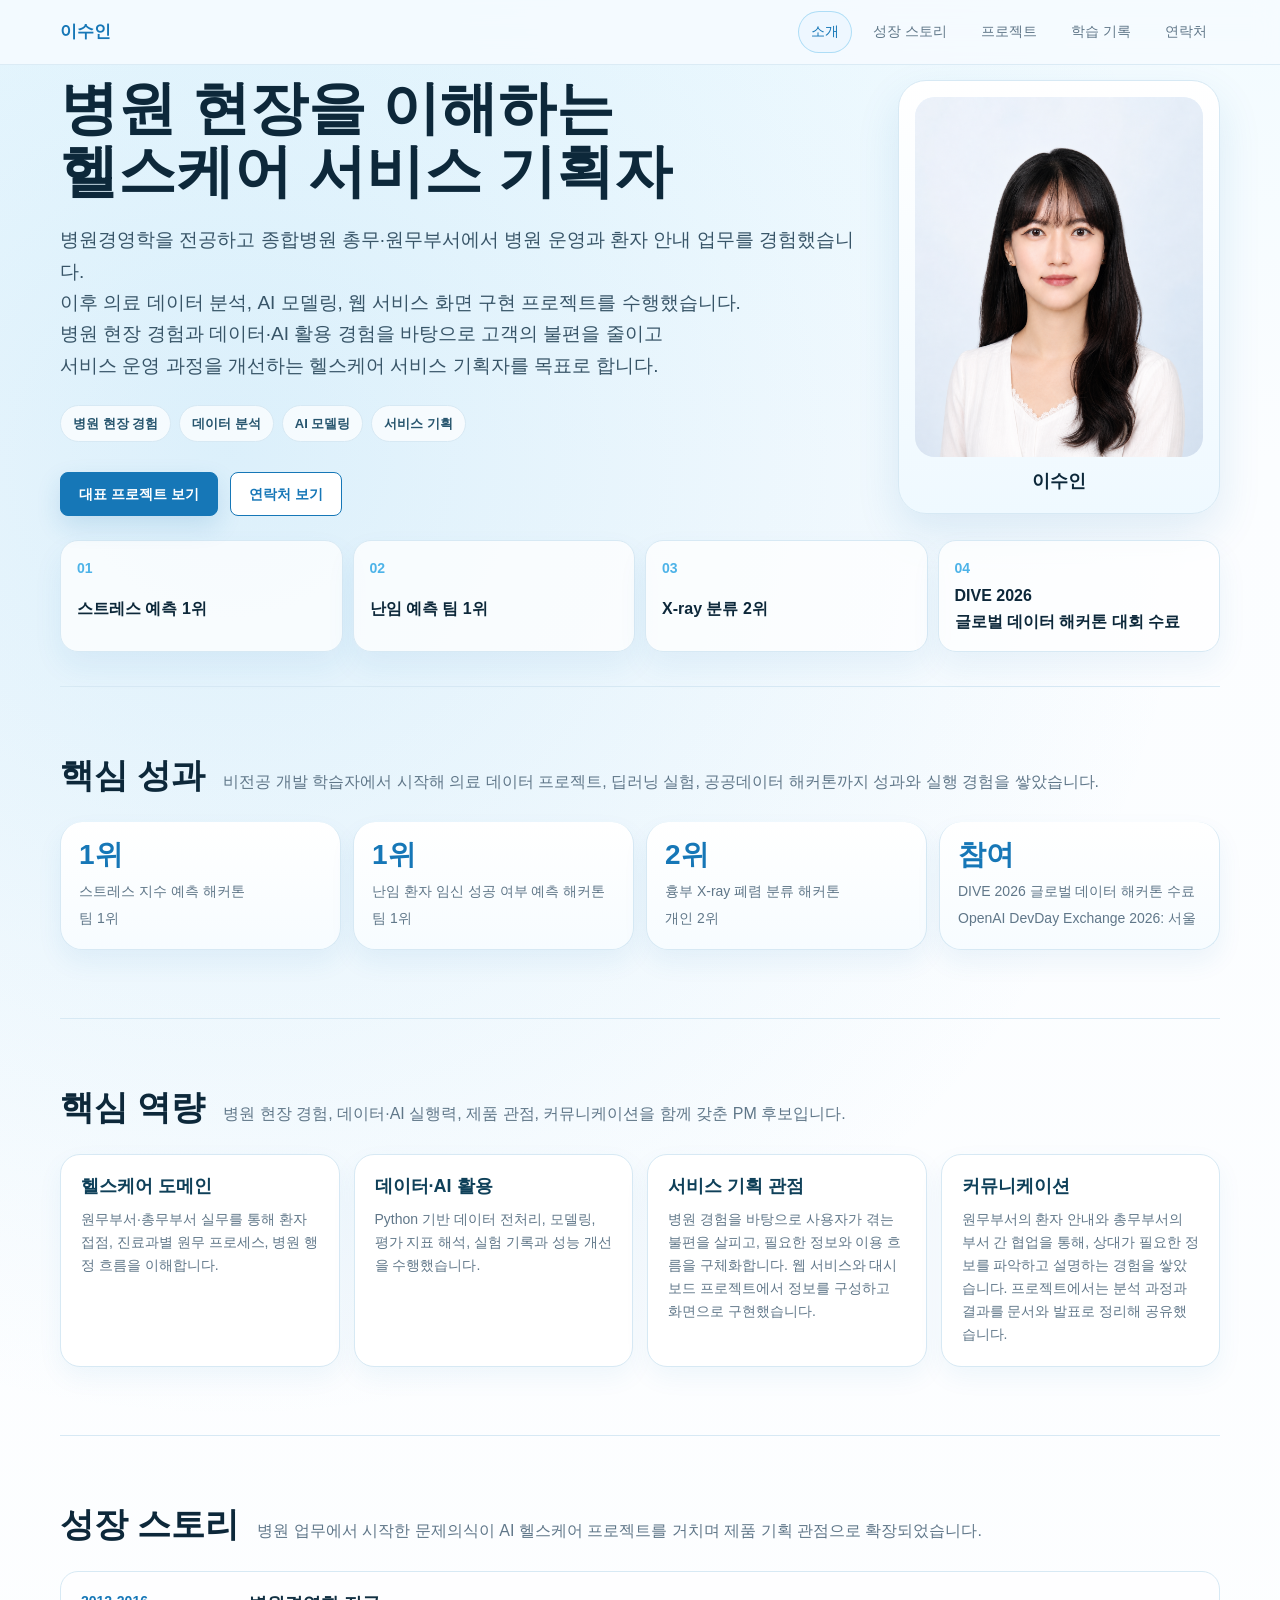
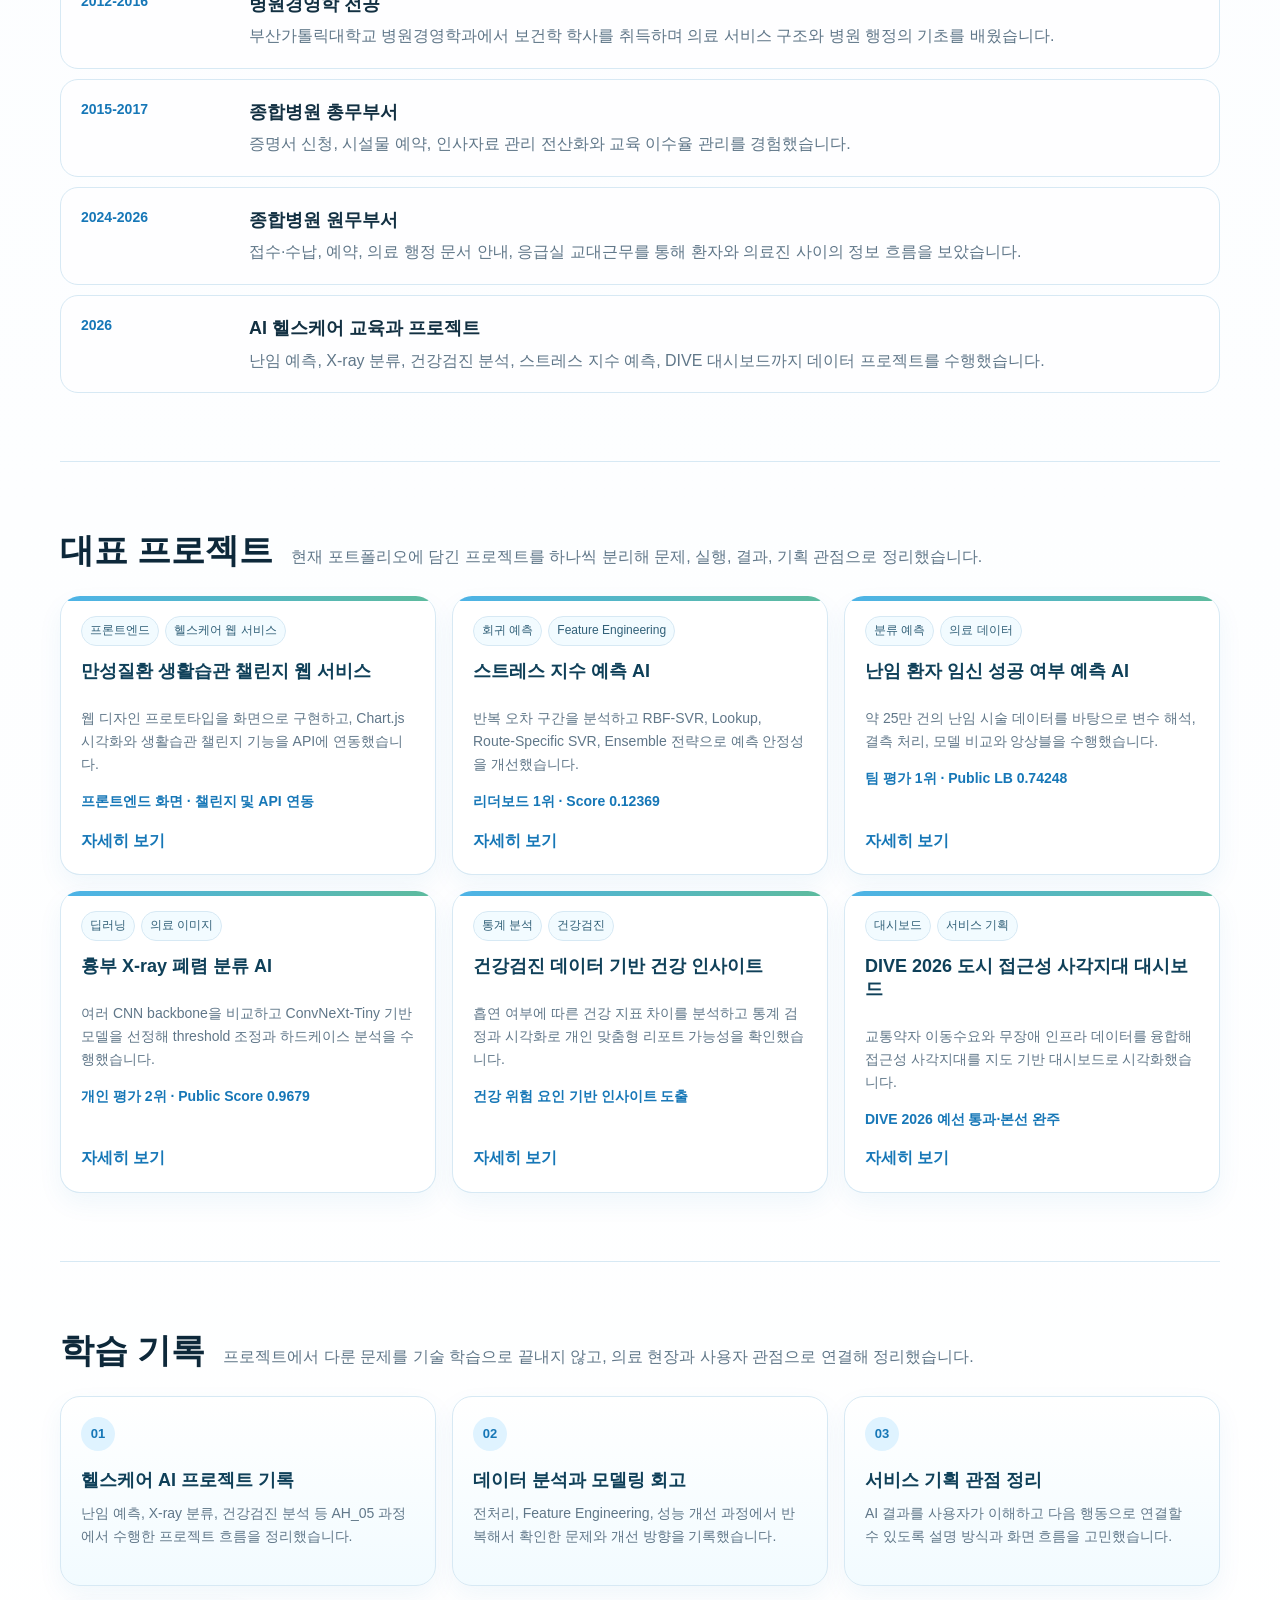
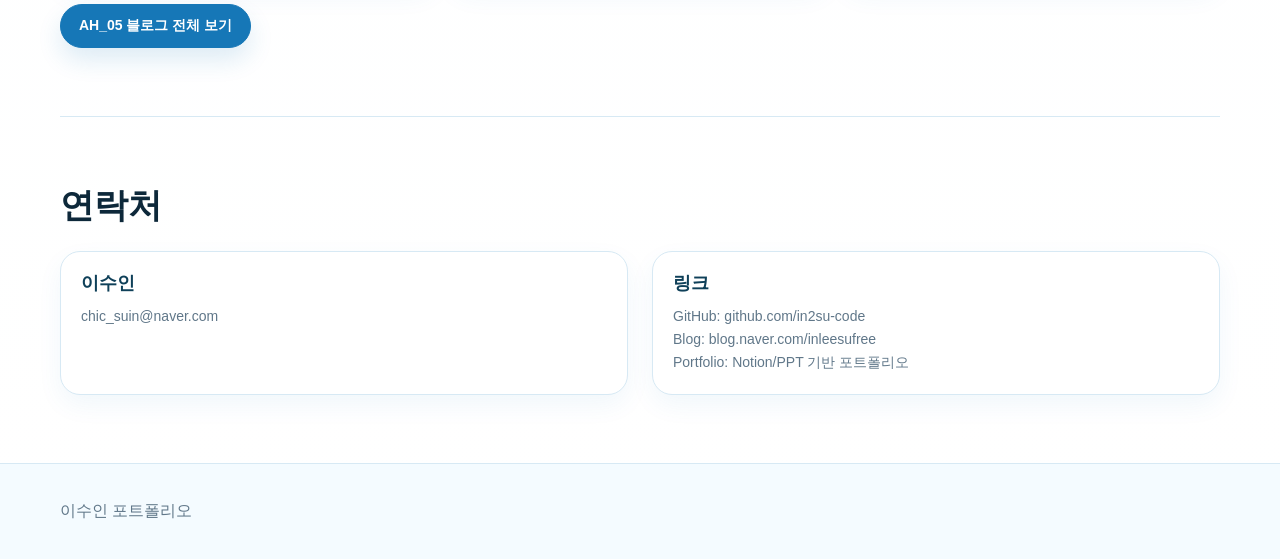
<file: index.html>
<!doctype html>
<html lang="ko">
  <head>
    <meta charset="utf-8">
    <meta name="viewport" content="width=device-width, initial-scale=1">
    <title>이수인 포트폴리오</title>
    <link rel="stylesheet" href="styles.css?v=20261016-photo">
  </head>
  <body>
    <header class="site-header">
      <nav class="nav" aria-label="주요 메뉴">
        <a class="brand" href="index.html">이수인</a>
        <div class="nav-links">
          <a class="active" href="index.html">소개</a>
          <a href="#story">성장 스토리</a>
          <a href="#projects">프로젝트</a>
          <a href="#learning">학습 기록</a>
          <a href="#contact">연락처</a>
        </div>
      </nav>
    </header>

    <main>
      <section class="hero">
        <div class="hero-content">
          
          <h1>병원 현장을 이해하는<br>헬스케어 서비스 기획자</h1>
          <p class="hero-copy">
            병원경영학을 전공하고 종합병원 총무·원무부서에서 병원 운영과 환자 안내 업무를 경험했습니다.<br>
            이후 의료 데이터 분석, AI 모델링, 웹 서비스 화면 구현 프로젝트를 수행했습니다.<br>
            병원 현장 경험과 데이터·AI 활용 경험을 바탕으로 고객의 불편을 줄이고<br>서비스 운영 과정을 개선하는 헬스케어 서비스 기획자를 목표로 합니다.
          </p>
          <div class="hero-tags" aria-label="핵심 키워드">
            <span>병원 현장 경험</span>
            <span>데이터 분석</span>
            <span>AI 모델링</span>
            <span>서비스 기획</span>
          </div>
          <div class="hero-actions">
            <a class="button" href="#projects">대표 프로젝트 보기</a>
            <a class="button secondary" href="#contact">연락처 보기</a>
          </div>
        </div>
        <figure class="hero-visual profile-visual">
          <img src="assets/profile-portfolio-pose-v2.png" alt="이수인 프로필 사진">
          <figcaption>
            <strong>이수인</strong>
            
          </figcaption>
        </figure>
      </section>

      <section class="quick-profile" aria-label="프로필 요약">
        <a href="stress.html">
          <strong>01</strong>
          <span>스트레스 예측 1위</span>
        </a>
        <a href="infertility.html">
          <strong>02</strong>
          <span>난임 예측 팀 1위</span>
        </a>
        <a href="xray.html">
          <strong>03</strong>
          <span>X-ray 분류 2위</span>
        </a>
        <a href="dive.html">
          <strong>04</strong>
          <span>DIVE 2026<br>글로벌 데이터 해커톤 대회 수료</span>
        </a>
      </section>

      <section class="section" aria-labelledby="metrics-title">
        <div class="section-title">
          <h2 id="metrics-title">핵심 성과</h2>
          <p>
            비전공 개발 학습자에서 시작해 의료 데이터 프로젝트, 딥러닝 실험, 공공데이터 해커톤까지
            성과와 실행 경험을 쌓았습니다.
          </p>
        </div>
        <div class="metric-grid">
          <div class="metric">
            <strong>1위</strong>
            <span>스트레스 지수 예측 해커톤<br>팀 1위</span>
          </div>
          <div class="metric">
            <strong>1위</strong>
            <span>난임 환자 임신 성공 여부 예측 해커톤<br>팀 1위</span>
          </div>
          <div class="metric">
            <strong>2위</strong>
            <span>흉부 X-ray 폐렴 분류 해커톤<br>개인 2위</span>
          </div>
          <div class="metric">
            <strong>참여</strong>
            <span>DIVE 2026 글로벌 데이터 해커톤 수료<br>OpenAI DevDay Exchange 2026: 서울</span>
          </div>
        </div>
      </section>

      <section class="section" aria-labelledby="competencies-title">
        <div class="section-title">
          <h2 id="competencies-title">핵심 역량</h2>
          <p>
            병원 현장 경험, 데이터·AI 실행력, 제품 관점, 커뮤니케이션을 함께 갖춘 PM 후보입니다.
          </p>
        </div>
        <div class="competency-grid">
          <article class="competency">
            <h3>헬스케어 도메인</h3>
            <p>원무부서·총무부서 실무를 통해 환자 접점, 진료과별 원무 프로세스, 병원 행정 흐름을 이해합니다.</p>
          </article>
          <article class="competency">
            <h3>데이터·AI 활용</h3>
            <p>Python 기반 데이터 전처리, 모델링, 평가 지표 해석, 실험 기록과 성능 개선을 수행했습니다.</p>
          </article>
          <article class="competency">
            <h3>서비스 기획 관점</h3>
            <p>병원 경험을 바탕으로 사용자가 겪는 불편을 살피고, 필요한 정보와 이용 흐름을 구체화합니다. 웹 서비스와 대시보드 프로젝트에서 정보를 구성하고 화면으로 구현했습니다.</p>
          </article>
          <article class="competency">
            <h3>커뮤니케이션</h3>
            <p>원무부서의 환자 안내와 총무부서의 부서 간 협업을 통해, 상대가 필요한 정보를 파악하고 설명하는 경험을 쌓았습니다. 프로젝트에서는 분석 과정과 결과를 문서와 발표로 정리해 공유했습니다.</p>
          </article>
        </div>
      </section>

      <section id="story" class="section" aria-labelledby="story-title">
        <div class="section-title">
          <h2 id="story-title">성장 스토리</h2>
          <p>
            병원 업무에서 시작한 문제의식이 AI 헬스케어 프로젝트를 거치며 제품 기획 관점으로 확장되었습니다.
          </p>
        </div>
        <div class="timeline">
          <div class="timeline-item">
            <time>2012-2016</time>
            <div>
              <h3>병원경영학 전공</h3>
              <p>부산가톨릭대학교 병원경영학과에서 보건학 학사를 취득하며 의료 서비스 구조와 병원 행정의 기초를 배웠습니다.</p>
            </div>
          </div>
          <div class="timeline-item">
            <time>2015-2017</time>
            <div>
              <h3>종합병원 총무부서</h3>
              <p>증명서 신청, 시설물 예약, 인사자료 관리 전산화와 교육 이수율 관리를 경험했습니다.</p>
            </div>
          </div>
          <div class="timeline-item">
            <time>2024-2026</time>
            <div>
              <h3>종합병원 원무부서</h3>
              <p>접수·수납, 예약, 의료 행정 문서 안내, 응급실 교대근무를 통해 환자와 의료진 사이의 정보 흐름을 보았습니다.</p>
            </div>
          </div>
          <div class="timeline-item">
            <time>2026</time>
            <div>
              <h3>AI 헬스케어 교육과 프로젝트</h3>
              <p>난임 예측, X-ray 분류, 건강검진 분석, 스트레스 지수 예측, DIVE 대시보드까지 데이터 프로젝트를 수행했습니다.</p>
            </div>
          </div>
        </div>
      </section>

      <section id="projects" class="section" aria-labelledby="projects-title">
        <div class="section-title">
          <h2 id="projects-title">대표 프로젝트</h2>
          <p>현재 포트폴리오에 담긴 프로젝트를 하나씩 분리해 문제, 실행, 결과, 기획 관점으로 정리했습니다.</p>
        </div>
        <div class="project-grid">
          <article class="project-card">
            <div class="tag-row">
              <span class="tag">프론트엔드</span>
              <span class="tag">헬스케어 웹 서비스</span>
            </div>
            <h3>만성질환 생활습관 챌린지 웹 서비스</h3>
            <p>웹 디자인 프로토타입을 화면으로 구현하고, Chart.js 시각화와 생활습관 챌린지 기능을 API에 연동했습니다.</p>
            <p class="result">프론트엔드 화면 · 챌린지 및 API 연동</p>
            <a href="chronic-challenge.html">자세히 보기</a>
          </article>
          <article class="project-card">
            <div class="tag-row">
              <span class="tag">회귀 예측</span>
              <span class="tag">Feature Engineering</span>
            </div>
            <h3>스트레스 지수 예측 AI</h3>
            <p>반복 오차 구간을 분석하고 RBF-SVR, Lookup, Route-Specific SVR, Ensemble 전략으로 예측 안정성을 개선했습니다.</p>
            <p class="result">리더보드 1위 · Score 0.12369</p>
            <a href="stress.html">자세히 보기</a>
          </article>
          <article class="project-card">
            <div class="tag-row">
              <span class="tag">분류 예측</span>
              <span class="tag">의료 데이터</span>
            </div>
            <h3>난임 환자 임신 성공 여부 예측 AI</h3>
            <p>약 25만 건의 난임 시술 데이터를 바탕으로 변수 해석, 결측 처리, 모델 비교와 앙상블을 수행했습니다.</p>
            <p class="result">팀 평가 1위 · Public LB 0.74248</p>
            <a href="infertility.html">자세히 보기</a>
          </article>
          <article class="project-card">
            <div class="tag-row">
              <span class="tag">딥러닝</span>
              <span class="tag">의료 이미지</span>
            </div>
            <h3>흉부 X-ray 폐렴 분류 AI</h3>
            <p>여러 CNN backbone을 비교하고 ConvNeXt-Tiny 기반 모델을 선정해 threshold 조정과 하드케이스 분석을 수행했습니다.</p>
            <p class="result">개인 평가 2위 · Public Score 0.9679</p>
            <a href="xray.html">자세히 보기</a>
          </article>
          <article class="project-card">
            <div class="tag-row">
              <span class="tag">통계 분석</span>
              <span class="tag">건강검진</span>
            </div>
            <h3>건강검진 데이터 기반 건강 인사이트</h3>
            <p>흡연 여부에 따른 건강 지표 차이를 분석하고 통계 검정과 시각화로 개인 맞춤형 리포트 가능성을 확인했습니다.</p>
            <p class="result">건강 위험 요인 기반 인사이트 도출</p>
            <a href="healthcheck.html">자세히 보기</a>
          </article>
          <article class="project-card">
            <div class="tag-row">
              <span class="tag">대시보드</span>
              <span class="tag">서비스 기획</span>
            </div>
            <h3>DIVE 2026 도시 접근성 사각지대 대시보드</h3>
            <p>교통약자 이동수요와 무장애 인프라 데이터를 융합해 접근성 사각지대를 지도 기반 대시보드로 시각화했습니다.</p>
            <p class="result">DIVE 2026 예선 통과·본선 완주</p>
            <a href="dive.html">자세히 보기</a>
          </article>
        </div>
      </section>

      <section id="learning" class="section" aria-labelledby="learning-title">
        <div class="section-title">
          <h2 id="learning-title">학습 기록</h2>
          <p>
            프로젝트에서 다룬 문제를 기술 학습으로 끝내지 않고, 의료 현장과 사용자 관점으로 연결해 정리했습니다.
          </p>
        </div>
        <div class="learning-grid">
          <article class="learning-card">
            <span>01</span>
            <h3>헬스케어 AI 프로젝트 기록</h3>
            <p>난임 예측, X-ray 분류, 건강검진 분석 등 AH_05 과정에서 수행한 프로젝트 흐름을 정리했습니다.</p>
          </article>
          <article class="learning-card">
            <span>02</span>
            <h3>데이터 분석과 모델링 회고</h3>
            <p>전처리, Feature Engineering, 성능 개선 과정에서 반복해서 확인한 문제와 개선 방향을 기록했습니다.</p>
          </article>
          <article class="learning-card">
            <span>03</span>
            <h3>서비스 기획 관점 정리</h3>
            <p>AI 결과를 사용자가 이해하고 다음 행동으로 연결할 수 있도록 설명 방식과 화면 흐름을 고민했습니다.</p>
          </article>
        </div>
        <a class="learning-link" href="https://blog.naver.com/PostList.naver?blogId=inleesufree&from=postList&categoryNo=29" target="_blank" rel="noopener">
          AH_05 블로그 전체 보기
        </a>
      </section>

      <section id="contact" class="section">
        <div class="section-title">
          <h2>연락처</h2>
          
        </div>
        <div class="two-col">
          <div class="text-panel">
            <h3>이수인</h3>
            <p>chic_suin@naver.com</p>
          </div>
          <div class="text-panel">
            <h3>링크</h3>
            <p>
              GitHub: <a href="https://github.com/in2su-code">github.com/in2su-code</a><br>
              Blog: <a href="https://blog.naver.com/inleesufree">blog.naver.com/inleesufree</a><br>
              Portfolio: Notion/PPT 기반 포트폴리오
            </p>
          </div>
        </div>
      </section>
    </main>

    <footer class="footer">
      <div class="footer-inner">
        <span>이수인 포트폴리오</span>
        
      </div>
    </footer>
  </body>
</html>
</file>
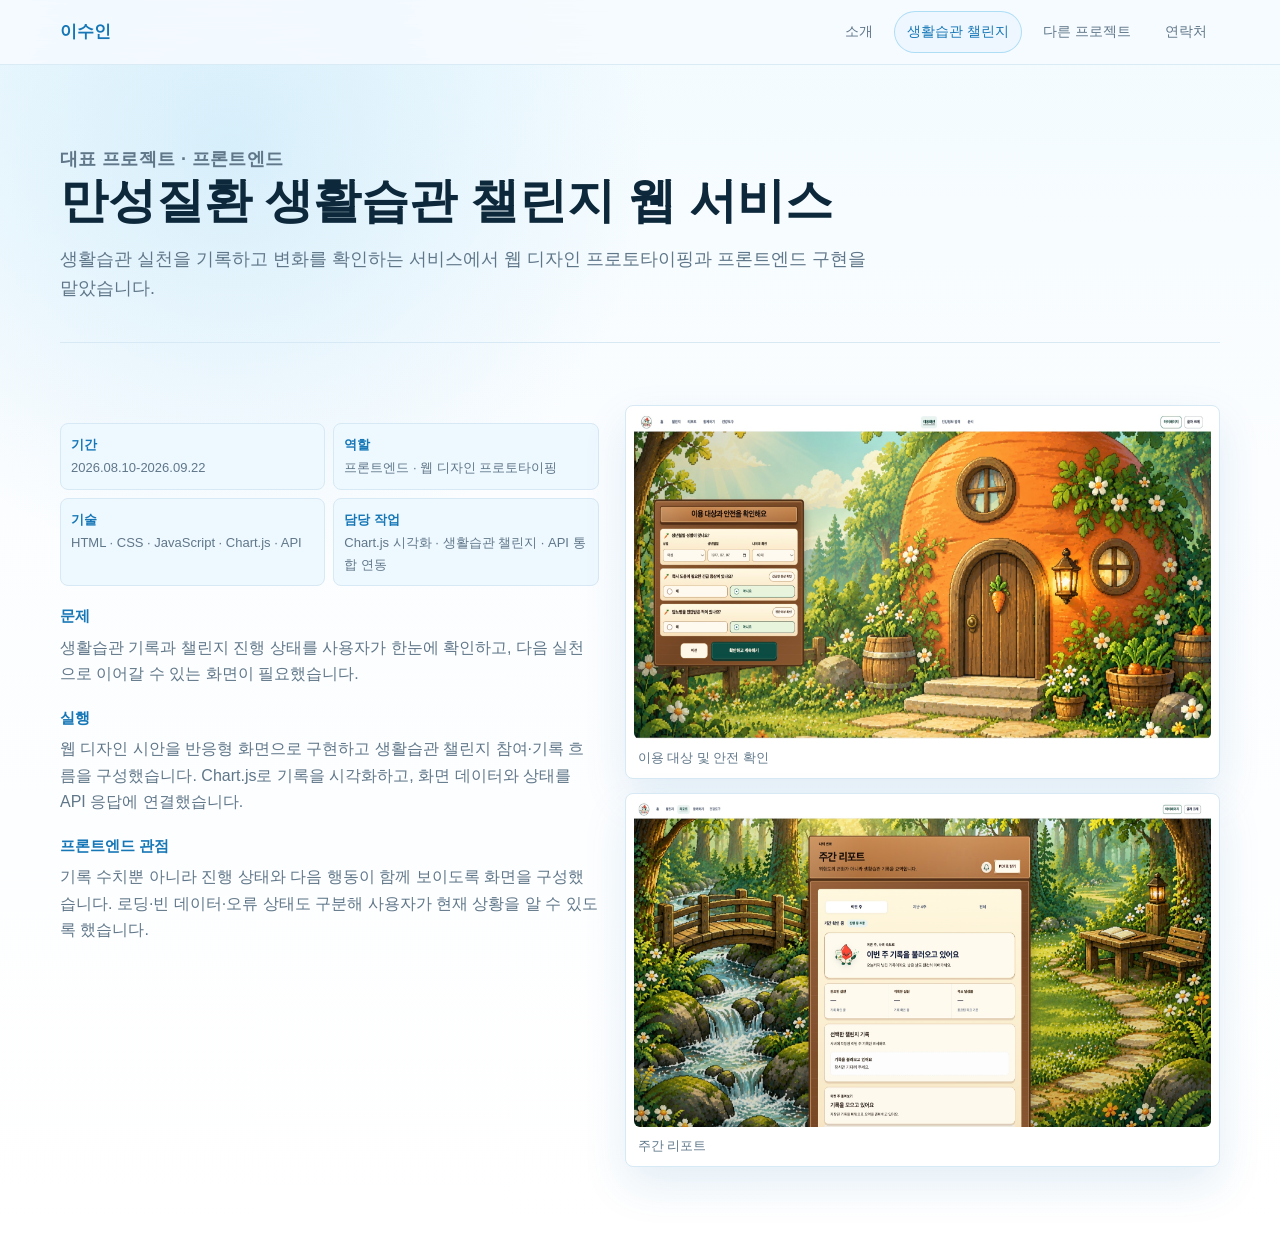
<file: chronic-challenge.html>
<!doctype html>
<html lang="ko">
  <head>
    <meta charset="utf-8">
    <meta name="viewport" content="width=device-width, initial-scale=1">
    <title>만성질환 생활습관 챌린지 웹 서비스 | 이수인 포트폴리오</title>
    <link rel="stylesheet" href="styles.css">
  </head>
  <body>
    <header class="site-header">
      <nav class="nav" aria-label="주요 메뉴">
        <a class="brand" href="index.html">이수인<span>헬스케어 AI PM</span></a>
        <div class="nav-links">
          <a href="index.html">소개</a>
          <a class="active" href="chronic-challenge.html">생활습관 챌린지</a>
          <a href="index.html#projects">다른 프로젝트</a>
          <a href="index.html#contact">연락처</a>
        </div>
      </nav>
    </header>

    <main>
      <section class="page-hero">
        <p class="eyebrow">대표 프로젝트 · 프론트엔드</p>
        <h1>만성질환 생활습관 챌린지 웹 서비스</h1>
        <p>생활습관 실천을 기록하고 변화를 확인하는 서비스에서 웹 디자인 프로토타이핑과 프론트엔드 구현을 맡았습니다.</p>
      </section>

      <section class="case-layout">
        <article class="case-block">
          <div class="case-text">
            <div class="case-meta">
              <div><strong>기간</strong>2026.08.10-2026.09.22</div>
              <div><strong>역할</strong>프론트엔드 · 웹 디자인 프로토타이핑</div>
              <div><strong>기술</strong>HTML · CSS · JavaScript · Chart.js · API</div>
              <div><strong>담당 작업</strong>Chart.js 시각화 · 생활습관 챌린지 · API 통합 연동</div>
            </div>
            <h3>문제</h3>
            <p>생활습관 기록과 챌린지 진행 상태를 사용자가 한눈에 확인하고, 다음 실천으로 이어갈 수 있는 화면이 필요했습니다.</p>
            <h3>실행</h3>
            <p>웹 디자인 시안을 반응형 화면으로 구현하고 생활습관 챌린지 참여·기록 흐름을 구성했습니다. Chart.js로 기록을 시각화하고, 화면 데이터와 상태를 API 응답에 연결했습니다.</p>
            <h3>프론트엔드 관점</h3>
            <p>기록 수치뿐 아니라 진행 상태와 다음 행동이 함께 보이도록 화면을 구성했습니다. 로딩·빈 데이터·오류 상태도 구분해 사용자가 현재 상황을 알 수 있도록 했습니다.</p>
          </div>
          <div class="project-shot-list">
            <figure class="visual-frame">
              <a href="assets/chronic-challenge-safety.jpg" target="_blank" rel="noopener" aria-label="이용 대상 및 안전 확인 화면 크게 보기">
                <img src="assets/chronic-challenge-safety.jpg" alt="이용 대상과 안전을 확인하는 프론트엔드 화면" loading="lazy">
              </a>
              <figcaption>이용 대상 및 안전 확인</figcaption>
            </figure>
            <figure class="visual-frame">
              <a href="assets/chronic-challenge-report.jpg" target="_blank" rel="noopener" aria-label="주간 리포트 화면 크게 보기">
                <img src="assets/chronic-challenge-report.jpg" alt="생활습관 챌린지의 주간 리포트 화면" loading="lazy">
              </a>
              <figcaption>주간 리포트</figcaption>
            </figure>
          </div>
        </article>
      </section>
    </main>
  </body>
</html>
</file>
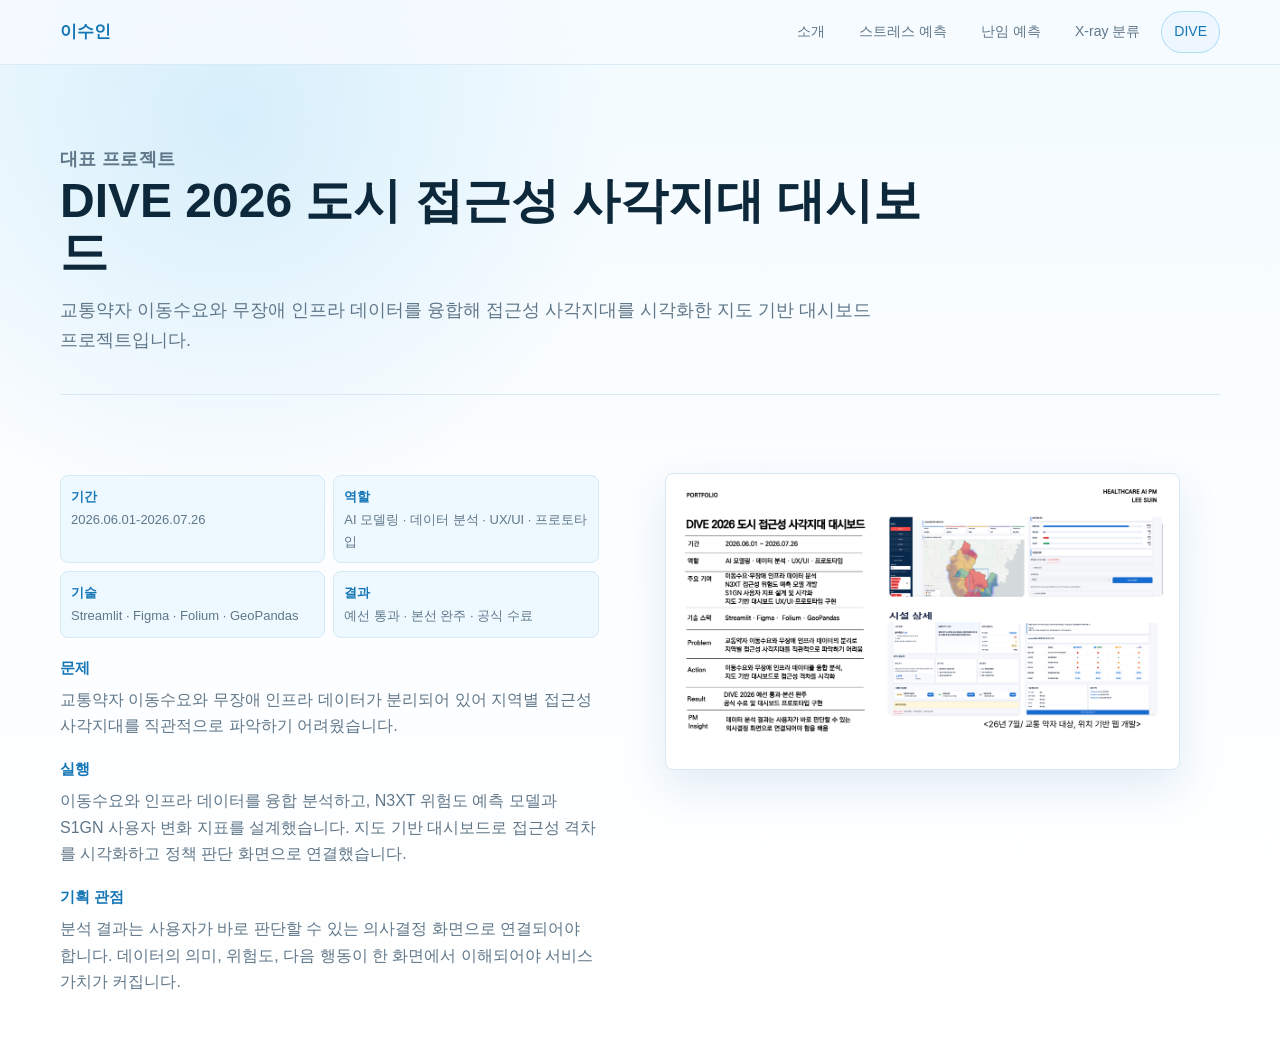
<file: dive.html>
<!doctype html>
<html lang="ko">
  <head>
    <meta charset="utf-8">
    <meta name="viewport" content="width=device-width, initial-scale=1">
    <title>DIVE 2026 도시 접근성 사각지대 대시보드 | 이수인 포트폴리오</title>
    <link rel="stylesheet" href="styles.css">
  </head>
  <body>
    <header class="site-header">
      <nav class="nav" aria-label="주요 메뉴">
        <a class="brand" href="index.html">이수인<span>헬스케어 AI PM</span></a>
        <div class="nav-links">
          <a href="index.html">소개</a>
          <a href="stress.html">스트레스 예측</a>
          <a href="infertility.html">난임 예측</a>
          <a href="xray.html">X-ray 분류</a>
          <a class="active" href="dive.html">DIVE</a>
        </div>
      </nav>
    </header>

    <main>
      <section class="page-hero">
        <p class="eyebrow">대표 프로젝트</p>
        <h1>DIVE 2026 도시 접근성 사각지대 대시보드</h1>
        <p>
          교통약자 이동수요와 무장애 인프라 데이터를 융합해 접근성 사각지대를 시각화한 지도 기반 대시보드 프로젝트입니다.
        </p>
      </section>

      <section class="case-layout">
        <article class="case-block">
          <div class="case-text">
            <div class="case-meta">
              <div><strong>기간</strong>2026.06.01-2026.07.26</div>
              <div><strong>역할</strong>AI 모델링 · 데이터 분석 · UX/UI · 프로토타입</div>
              <div><strong>기술</strong>Streamlit · Figma · Folium · GeoPandas</div>
              <div><strong>결과</strong>예선 통과 · 본선 완주 · 공식 수료</div>
            </div>
            <h3>문제</h3>
            <p>
              교통약자 이동수요와 무장애 인프라 데이터가 분리되어 있어
              지역별 접근성 사각지대를 직관적으로 파악하기 어려웠습니다.
            </p>
            <h3>실행</h3>
            <p>
              이동수요와 인프라 데이터를 융합 분석하고, N3XT 위험도 예측 모델과 S1GN 사용자 변화 지표를 설계했습니다.
              지도 기반 대시보드로 접근성 격차를 시각화하고 정책 판단 화면으로 연결했습니다.
            </p>
            <h3>기획 관점</h3>
            <p>
              분석 결과는 사용자가 바로 판단할 수 있는 의사결정 화면으로 연결되어야 합니다.
              데이터의 의미, 위험도, 다음 행동이 한 화면에서 이해되어야 서비스 가치가 커집니다.
            </p>
          </div>
          <figure class="visual-frame">
            <img src="assets/dive.png" alt="DIVE 2026 도시 접근성 사각지대 대시보드 슬라이드">
          </figure>
        </article>
      </section>
    </main>
  </body>
</html>
</file>
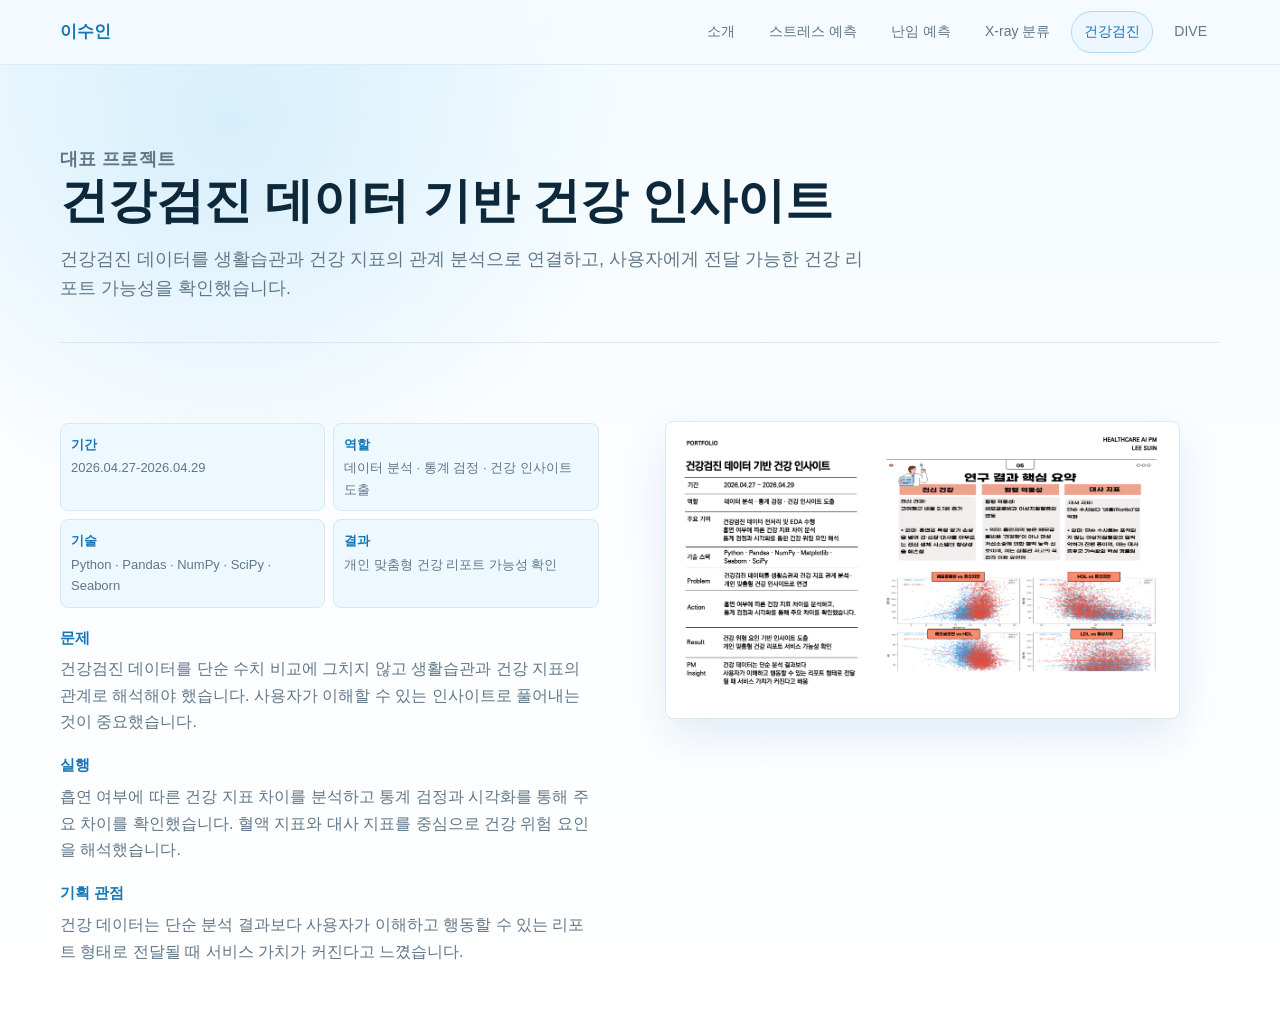
<file: healthcheck.html>
<!doctype html>
<html lang="ko">
  <head>
    <meta charset="utf-8">
    <meta name="viewport" content="width=device-width, initial-scale=1">
    <title>건강검진 데이터 기반 건강 인사이트 | 이수인 포트폴리오</title>
    <link rel="stylesheet" href="styles.css">
  </head>
  <body>
    <header class="site-header">
      <nav class="nav" aria-label="주요 메뉴">
        <a class="brand" href="index.html">이수인<span>헬스케어 AI PM</span></a>
        <div class="nav-links">
          <a href="index.html">소개</a>
          <a href="stress.html">스트레스 예측</a>
          <a href="infertility.html">난임 예측</a>
          <a href="xray.html">X-ray 분류</a>
          <a class="active" href="healthcheck.html">건강검진</a>
          <a href="dive.html">DIVE</a>
        </div>
      </nav>
    </header>

    <main>
      <section class="page-hero">
        <p class="eyebrow">대표 프로젝트</p>
        <h1>건강검진 데이터 기반 건강 인사이트</h1>
        <p>
          건강검진 데이터를 생활습관과 건강 지표의 관계 분석으로 연결하고, 사용자에게 전달 가능한 건강 리포트 가능성을 확인했습니다.
        </p>
      </section>

      <section class="case-layout">
        <article class="case-block">
          <div class="case-text">
            <div class="case-meta">
              <div><strong>기간</strong>2026.04.27-2026.04.29</div>
              <div><strong>역할</strong>데이터 분석 · 통계 검정 · 건강 인사이트 도출</div>
              <div><strong>기술</strong>Python · Pandas · NumPy · SciPy · Seaborn</div>
              <div><strong>결과</strong>개인 맞춤형 건강 리포트 가능성 확인</div>
            </div>
            <h3>문제</h3>
            <p>
              건강검진 데이터를 단순 수치 비교에 그치지 않고 생활습관과 건강 지표의 관계로 해석해야 했습니다.
              사용자가 이해할 수 있는 인사이트로 풀어내는 것이 중요했습니다.
            </p>
            <h3>실행</h3>
            <p>
              흡연 여부에 따른 건강 지표 차이를 분석하고 통계 검정과 시각화를 통해 주요 차이를 확인했습니다.
              혈액 지표와 대사 지표를 중심으로 건강 위험 요인을 해석했습니다.
            </p>
            <h3>기획 관점</h3>
            <p>
              건강 데이터는 단순 분석 결과보다 사용자가 이해하고 행동할 수 있는 리포트 형태로 전달될 때
              서비스 가치가 커진다고 느꼈습니다.
            </p>
          </div>
          <figure class="visual-frame">
            <img src="assets/healthcheck.png" alt="건강검진 데이터 기반 건강 인사이트 슬라이드">
          </figure>
        </article>
      </section>
    </main>
  </body>
</html>
</file>
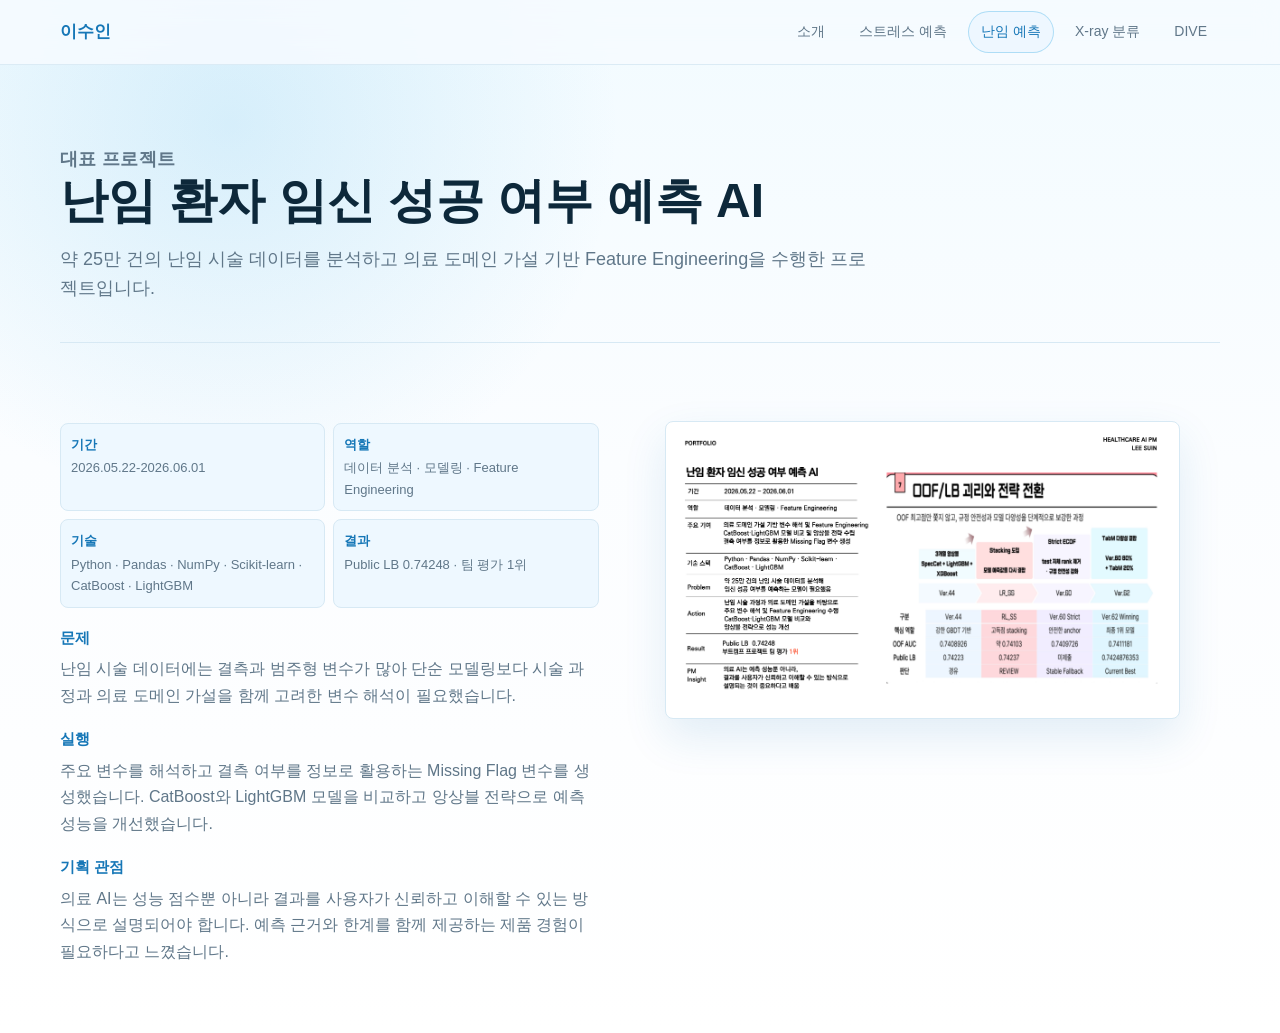
<file: infertility.html>
<!doctype html>
<html lang="ko">
  <head>
    <meta charset="utf-8">
    <meta name="viewport" content="width=device-width, initial-scale=1">
    <title>난임 환자 임신 성공 여부 예측 AI | 이수인 포트폴리오</title>
    <link rel="stylesheet" href="styles.css">
  </head>
  <body>
    <header class="site-header">
      <nav class="nav" aria-label="주요 메뉴">
        <a class="brand" href="index.html">이수인<span>헬스케어 AI PM</span></a>
        <div class="nav-links">
          <a href="index.html">소개</a>
          <a href="stress.html">스트레스 예측</a>
          <a class="active" href="infertility.html">난임 예측</a>
          <a href="xray.html">X-ray 분류</a>
          <a href="dive.html">DIVE</a>
        </div>
      </nav>
    </header>

    <main>
      <section class="page-hero">
        <p class="eyebrow">대표 프로젝트</p>
        <h1>난임 환자 임신 성공 여부 예측 AI</h1>
        <p>
          약 25만 건의 난임 시술 데이터를 분석하고 의료 도메인 가설 기반 Feature Engineering을 수행한 프로젝트입니다.
        </p>
      </section>

      <section class="case-layout">
        <article class="case-block">
          <div class="case-text">
            <div class="case-meta">
              <div><strong>기간</strong>2026.05.22-2026.06.01</div>
              <div><strong>역할</strong>데이터 분석 · 모델링 · Feature Engineering</div>
              <div><strong>기술</strong>Python · Pandas · NumPy · Scikit-learn · CatBoost · LightGBM</div>
              <div><strong>결과</strong>Public LB 0.74248 · 팀 평가 1위</div>
            </div>
            <h3>문제</h3>
            <p>
              난임 시술 데이터에는 결측과 범주형 변수가 많아 단순 모델링보다
              시술 과정과 의료 도메인 가설을 함께 고려한 변수 해석이 필요했습니다.
            </p>
            <h3>실행</h3>
            <p>
              주요 변수를 해석하고 결측 여부를 정보로 활용하는 Missing Flag 변수를 생성했습니다.
              CatBoost와 LightGBM 모델을 비교하고 앙상블 전략으로 예측 성능을 개선했습니다.
            </p>
            <h3>기획 관점</h3>
            <p>
              의료 AI는 성능 점수뿐 아니라 결과를 사용자가 신뢰하고 이해할 수 있는 방식으로 설명되어야 합니다.
              예측 근거와 한계를 함께 제공하는 제품 경험이 필요하다고 느꼈습니다.
            </p>
          </div>
          <figure class="visual-frame">
            <img src="assets/infertility.png" alt="난임 환자 임신 성공 여부 예측 슬라이드">
          </figure>
        </article>
      </section>
    </main>
  </body>
</html>
</file>
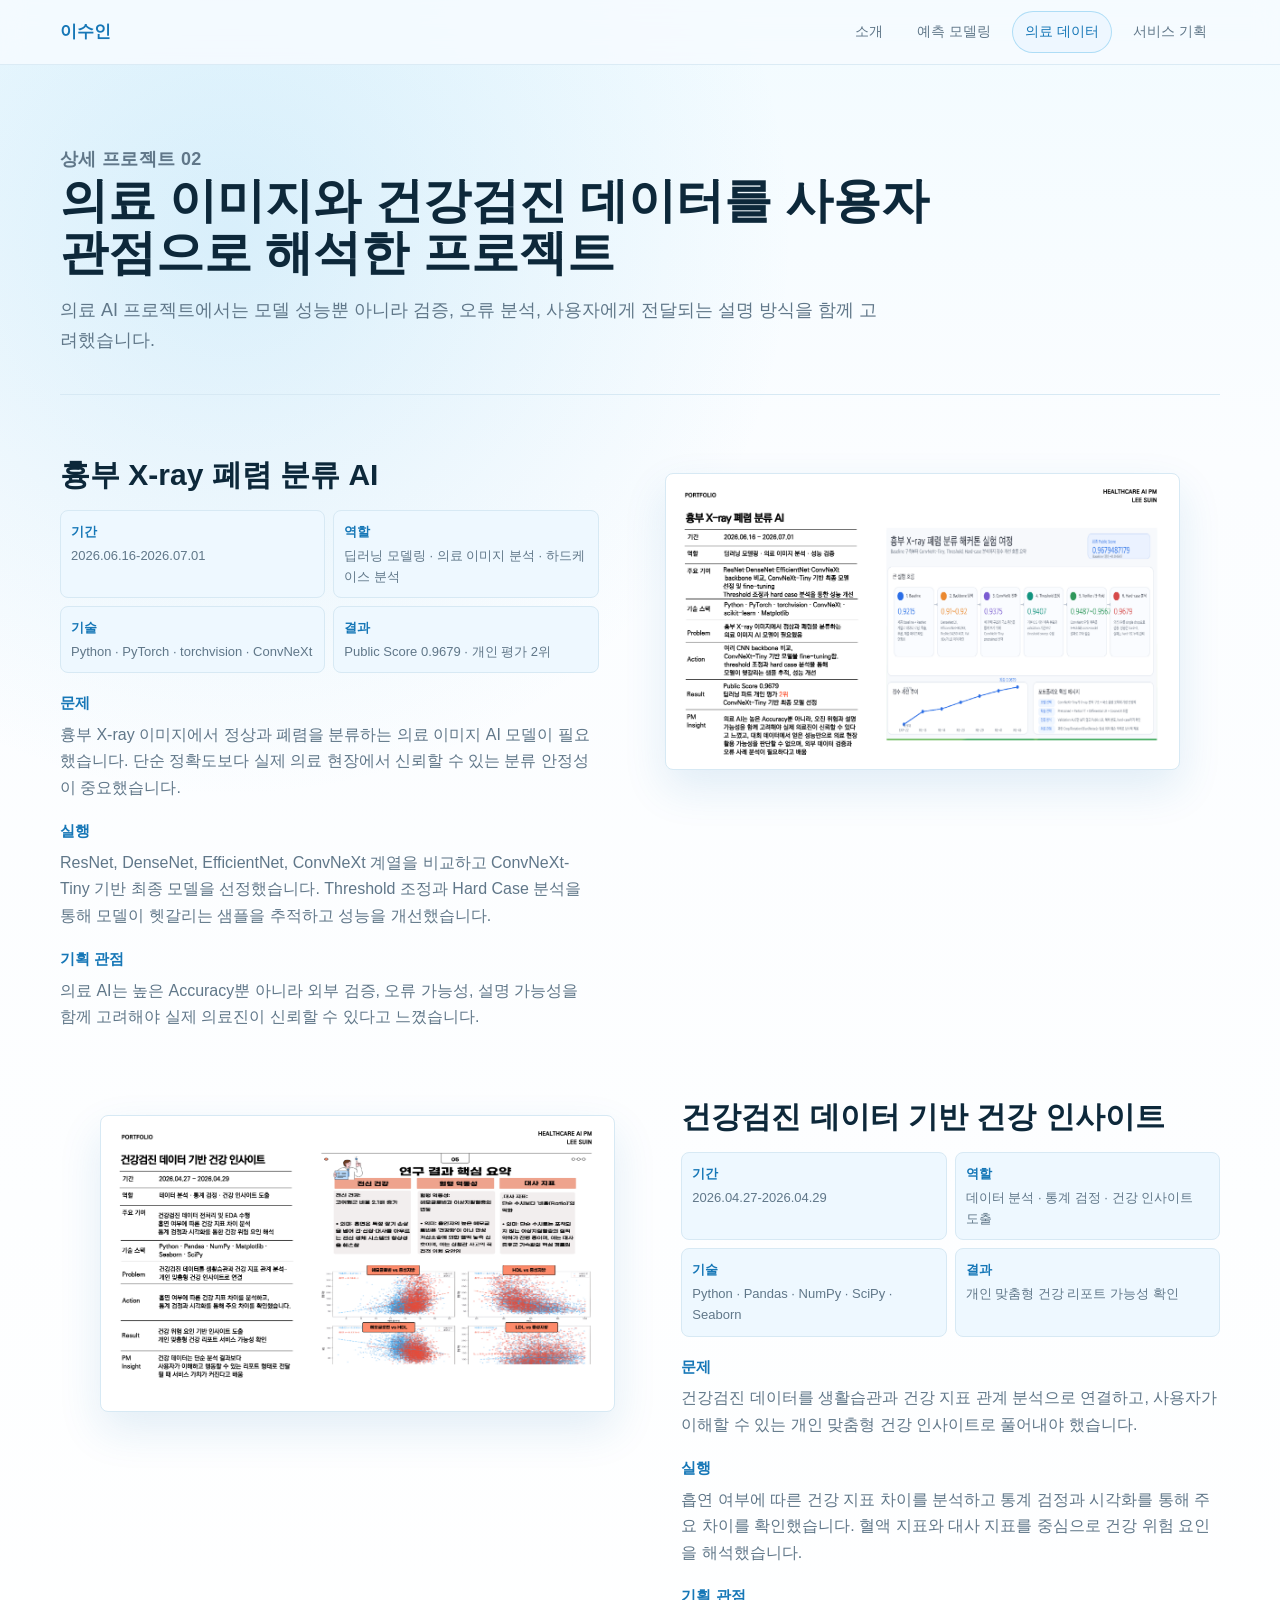
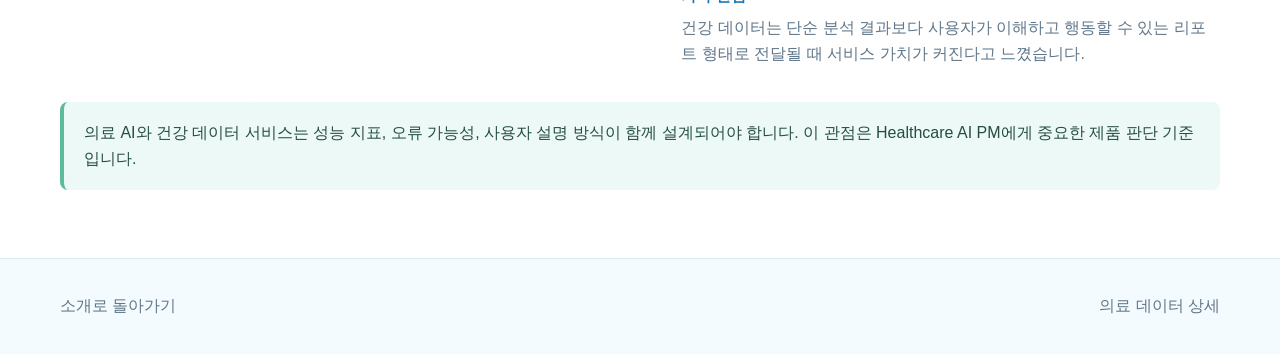
<file: medical-ai.html>
<!doctype html>
<html lang="ko">
  <head>
    <meta charset="utf-8">
    <meta name="viewport" content="width=device-width, initial-scale=1">
    <title>의료 데이터 | 이수인 포트폴리오</title>
    <link rel="stylesheet" href="styles.css">
  </head>
  <body>
    <header class="site-header">
      <nav class="nav" aria-label="주요 메뉴">
        <a class="brand" href="index.html">이수인<span>헬스케어 AI PM</span></a>
        <div class="nav-links">
          <a href="index.html">소개</a>
          <a href="modeling.html">예측 모델링</a>
          <a class="active" href="medical-ai.html">의료 데이터</a>
          <a href="product.html">서비스 기획</a>
        </div>
      </nav>
    </header>

    <main>
      <section class="page-hero">
        <p class="eyebrow">상세 프로젝트 02</p>
        <h1>의료 이미지와 건강검진 데이터를 사용자 관점으로 해석한 프로젝트</h1>
        <p>
          의료 AI 프로젝트에서는 모델 성능뿐 아니라 검증, 오류 분석, 사용자에게 전달되는 설명 방식을 함께 고려했습니다.
        </p>
      </section>

      <section class="case-layout">
        <article class="case-block">
          <div class="case-text">
            <h2>흉부 X-ray 폐렴 분류 AI</h2>
            <div class="case-meta">
              <div><strong>기간</strong>2026.06.16-2026.07.01</div>
              <div><strong>역할</strong>딥러닝 모델링 · 의료 이미지 분석 · 하드케이스 분석</div>
              <div><strong>기술</strong>Python · PyTorch · torchvision · ConvNeXt</div>
              <div><strong>결과</strong>Public Score 0.9679 · 개인 평가 2위</div>
            </div>
            <h3>문제</h3>
            <p>
              흉부 X-ray 이미지에서 정상과 폐렴을 분류하는 의료 이미지 AI 모델이 필요했습니다.
              단순 정확도보다 실제 의료 현장에서 신뢰할 수 있는 분류 안정성이 중요했습니다.
            </p>
            <h3>실행</h3>
            <p>
              ResNet, DenseNet, EfficientNet, ConvNeXt 계열을 비교하고 ConvNeXt-Tiny 기반 최종 모델을 선정했습니다.
              Threshold 조정과 Hard Case 분석을 통해 모델이 헷갈리는 샘플을 추적하고 성능을 개선했습니다.
            </p>
            <h3>기획 관점</h3>
            <p>
              의료 AI는 높은 Accuracy뿐 아니라 외부 검증, 오류 가능성, 설명 가능성을 함께 고려해야
              실제 의료진이 신뢰할 수 있다고 느꼈습니다.
            </p>
          </div>
          <figure class="visual-frame">
            <img src="assets/xray.png" alt="흉부 X-ray 폐렴 분류 실험 여정 슬라이드">
          </figure>
        </article>

        <article class="case-block reverse">
          <figure class="visual-frame">
            <img src="assets/healthcheck.png" alt="건강검진 데이터 기반 건강 인사이트 슬라이드">
          </figure>
          <div class="case-text">
            <h2>건강검진 데이터 기반 건강 인사이트</h2>
            <div class="case-meta">
              <div><strong>기간</strong>2026.04.27-2026.04.29</div>
              <div><strong>역할</strong>데이터 분석 · 통계 검정 · 건강 인사이트 도출</div>
              <div><strong>기술</strong>Python · Pandas · NumPy · SciPy · Seaborn</div>
              <div><strong>결과</strong>개인 맞춤형 건강 리포트 가능성 확인</div>
            </div>
            <h3>문제</h3>
            <p>
              건강검진 데이터를 생활습관과 건강 지표 관계 분석으로 연결하고,
              사용자가 이해할 수 있는 개인 맞춤형 건강 인사이트로 풀어내야 했습니다.
            </p>
            <h3>실행</h3>
            <p>
              흡연 여부에 따른 건강 지표 차이를 분석하고 통계 검정과 시각화를 통해 주요 차이를 확인했습니다.
              혈액 지표와 대사 지표를 중심으로 건강 위험 요인을 해석했습니다.
            </p>
            <h3>기획 관점</h3>
            <p>
              건강 데이터는 단순 분석 결과보다 사용자가 이해하고 행동할 수 있는 리포트 형태로 전달될 때
              서비스 가치가 커진다고 느꼈습니다.
            </p>
          </div>
        </article>

        <div class="insight-band">
          <p>
            의료 AI와 건강 데이터 서비스는 성능 지표, 오류 가능성, 사용자 설명 방식이 함께 설계되어야 합니다.
            이 관점은 Healthcare AI PM에게 중요한 제품 판단 기준입니다.
          </p>
        </div>
      </section>
    </main>

    <footer class="footer">
      <div class="footer-inner">
        <span><a href="index.html">소개로 돌아가기</a></span>
        <span>의료 데이터 상세</span>
      </div>
    </footer>
  </body>
</html>
</file>
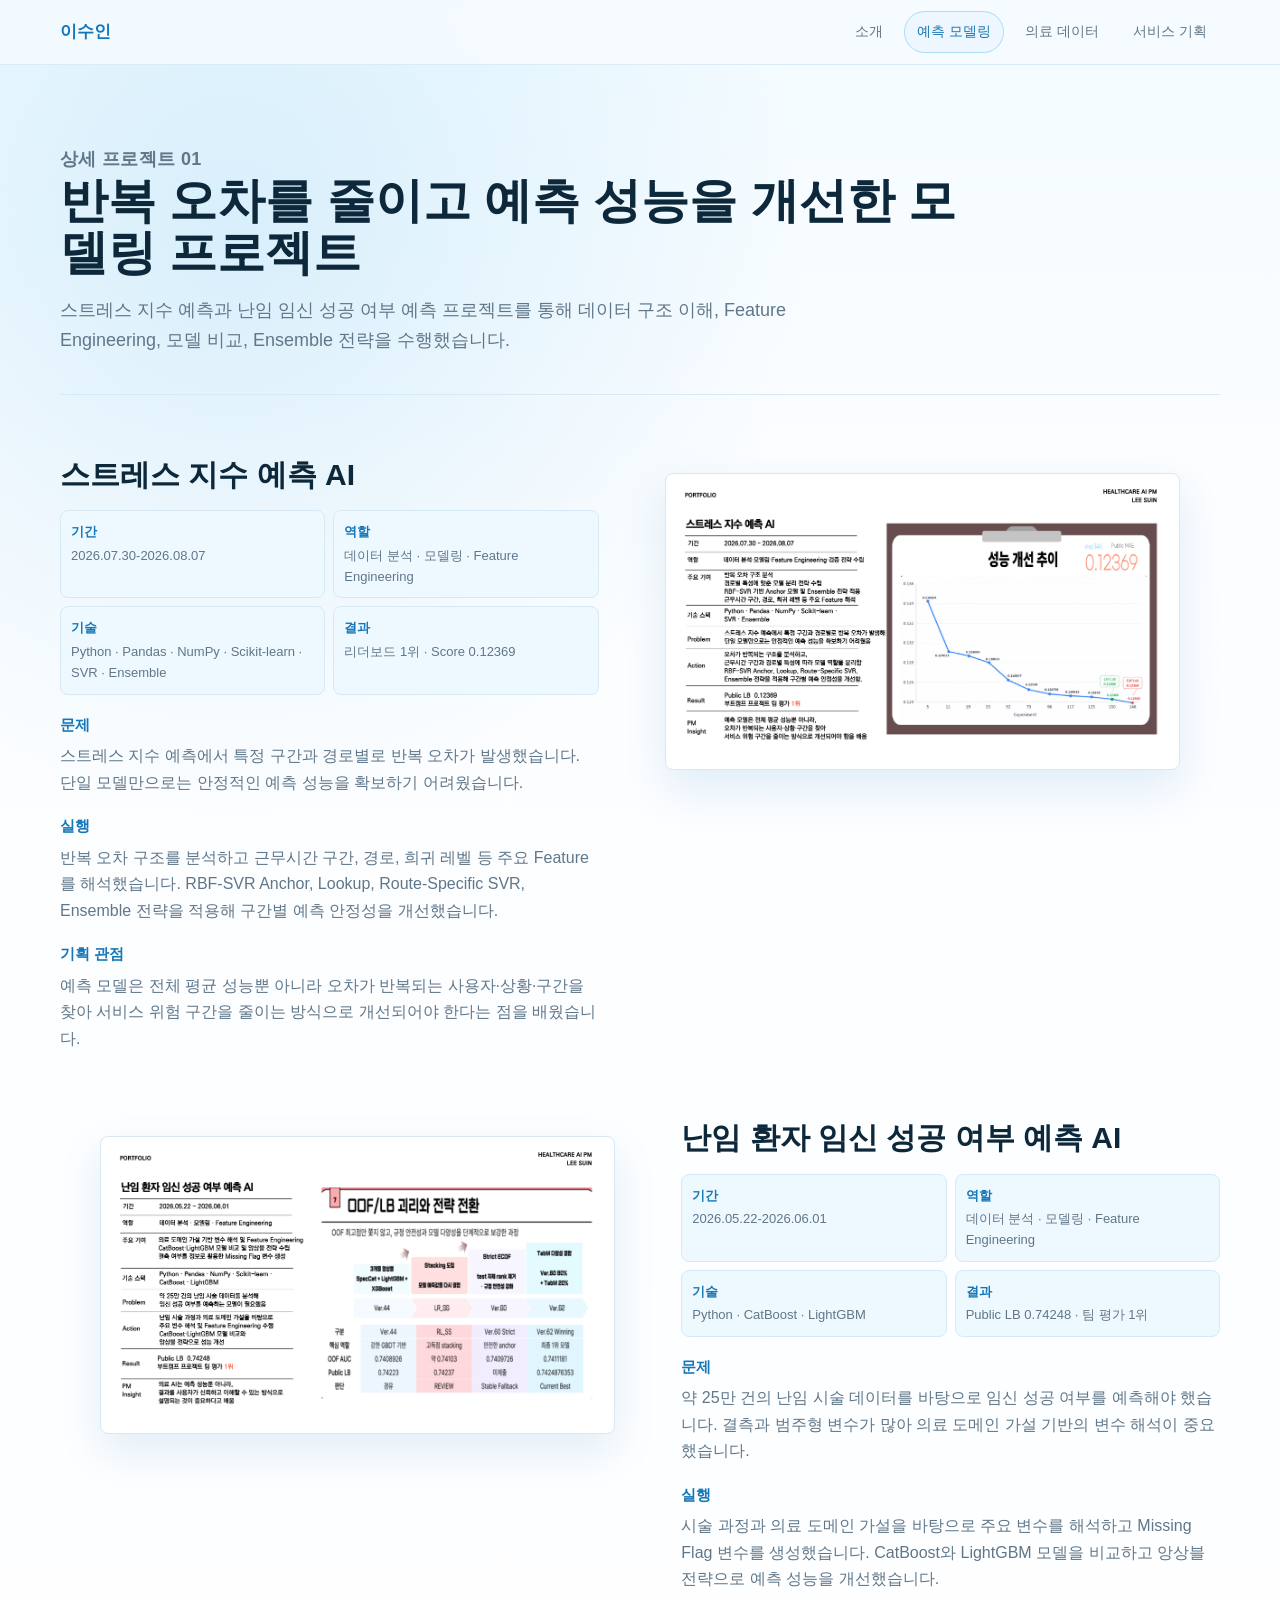
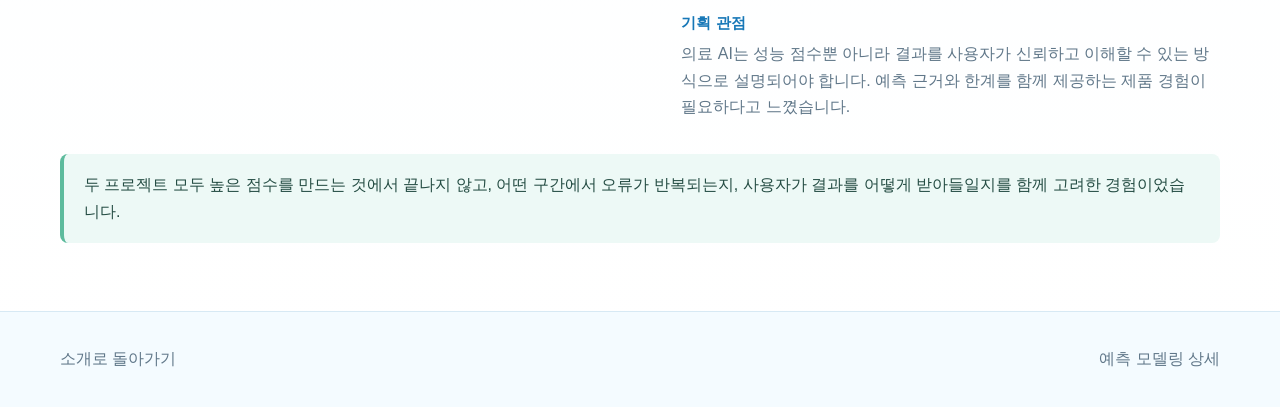
<file: modeling.html>
<!doctype html>
<html lang="ko">
  <head>
    <meta charset="utf-8">
    <meta name="viewport" content="width=device-width, initial-scale=1">
    <title>예측 모델링 | 이수인 포트폴리오</title>
    <link rel="stylesheet" href="styles.css">
  </head>
  <body>
    <header class="site-header">
      <nav class="nav" aria-label="주요 메뉴">
        <a class="brand" href="index.html">이수인<span>헬스케어 AI PM</span></a>
        <div class="nav-links">
          <a href="index.html">소개</a>
          <a class="active" href="modeling.html">예측 모델링</a>
          <a href="medical-ai.html">의료 데이터</a>
          <a href="product.html">서비스 기획</a>
        </div>
      </nav>
    </header>

    <main>
      <section class="page-hero">
        <p class="eyebrow">상세 프로젝트 01</p>
        <h1>반복 오차를 줄이고 예측 성능을 개선한 모델링 프로젝트</h1>
        <p>
          스트레스 지수 예측과 난임 임신 성공 여부 예측 프로젝트를 통해
          데이터 구조 이해, Feature Engineering, 모델 비교, Ensemble 전략을 수행했습니다.
        </p>
      </section>

      <section class="case-layout">
        <article class="case-block">
          <div class="case-text">
            <h2>스트레스 지수 예측 AI</h2>
            <div class="case-meta">
              <div><strong>기간</strong>2026.07.30-2026.08.07</div>
              <div><strong>역할</strong>데이터 분석 · 모델링 · Feature Engineering</div>
              <div><strong>기술</strong>Python · Pandas · NumPy · Scikit-learn · SVR · Ensemble</div>
              <div><strong>결과</strong>리더보드 1위 · Score 0.12369</div>
            </div>
            <h3>문제</h3>
            <p>
              스트레스 지수 예측에서 특정 구간과 경로별로 반복 오차가 발생했습니다.
              단일 모델만으로는 안정적인 예측 성능을 확보하기 어려웠습니다.
            </p>
            <h3>실행</h3>
            <p>
              반복 오차 구조를 분석하고 근무시간 구간, 경로, 희귀 레벨 등 주요 Feature를 해석했습니다.
              RBF-SVR Anchor, Lookup, Route-Specific SVR, Ensemble 전략을 적용해 구간별 예측 안정성을 개선했습니다.
            </p>
            <h3>기획 관점</h3>
            <p>
              예측 모델은 전체 평균 성능뿐 아니라 오차가 반복되는 사용자·상황·구간을 찾아
              서비스 위험 구간을 줄이는 방식으로 개선되어야 한다는 점을 배웠습니다.
            </p>
          </div>
          <figure class="visual-frame">
            <img src="assets/stress.png" alt="스트레스 지수 예측 성능 개선 추이 슬라이드">
          </figure>
        </article>

        <article class="case-block reverse">
          <figure class="visual-frame">
            <img src="assets/infertility.png" alt="난임 환자 임신 성공 여부 예측 슬라이드">
          </figure>
          <div class="case-text">
            <h2>난임 환자 임신 성공 여부 예측 AI</h2>
            <div class="case-meta">
              <div><strong>기간</strong>2026.05.22-2026.06.01</div>
              <div><strong>역할</strong>데이터 분석 · 모델링 · Feature Engineering</div>
              <div><strong>기술</strong>Python · CatBoost · LightGBM</div>
              <div><strong>결과</strong>Public LB 0.74248 · 팀 평가 1위</div>
            </div>
            <h3>문제</h3>
            <p>
              약 25만 건의 난임 시술 데이터를 바탕으로 임신 성공 여부를 예측해야 했습니다.
              결측과 범주형 변수가 많아 의료 도메인 가설 기반의 변수 해석이 중요했습니다.
            </p>
            <h3>실행</h3>
            <p>
              시술 과정과 의료 도메인 가설을 바탕으로 주요 변수를 해석하고 Missing Flag 변수를 생성했습니다.
              CatBoost와 LightGBM 모델을 비교하고 앙상블 전략으로 예측 성능을 개선했습니다.
            </p>
            <h3>기획 관점</h3>
            <p>
              의료 AI는 성능 점수뿐 아니라 결과를 사용자가 신뢰하고 이해할 수 있는 방식으로 설명되어야 합니다.
              예측 근거와 한계를 함께 제공하는 제품 경험이 필요하다고 느꼈습니다.
            </p>
          </div>
        </article>

        <div class="insight-band">
          <p>
            두 프로젝트 모두 높은 점수를 만드는 것에서 끝나지 않고, 어떤 구간에서 오류가 반복되는지,
            사용자가 결과를 어떻게 받아들일지를 함께 고려한 경험이었습니다.
          </p>
        </div>
      </section>
    </main>

    <footer class="footer">
      <div class="footer-inner">
        <span><a href="index.html">소개로 돌아가기</a></span>
        <span>예측 모델링 상세</span>
      </div>
    </footer>
  </body>
</html>
</file>
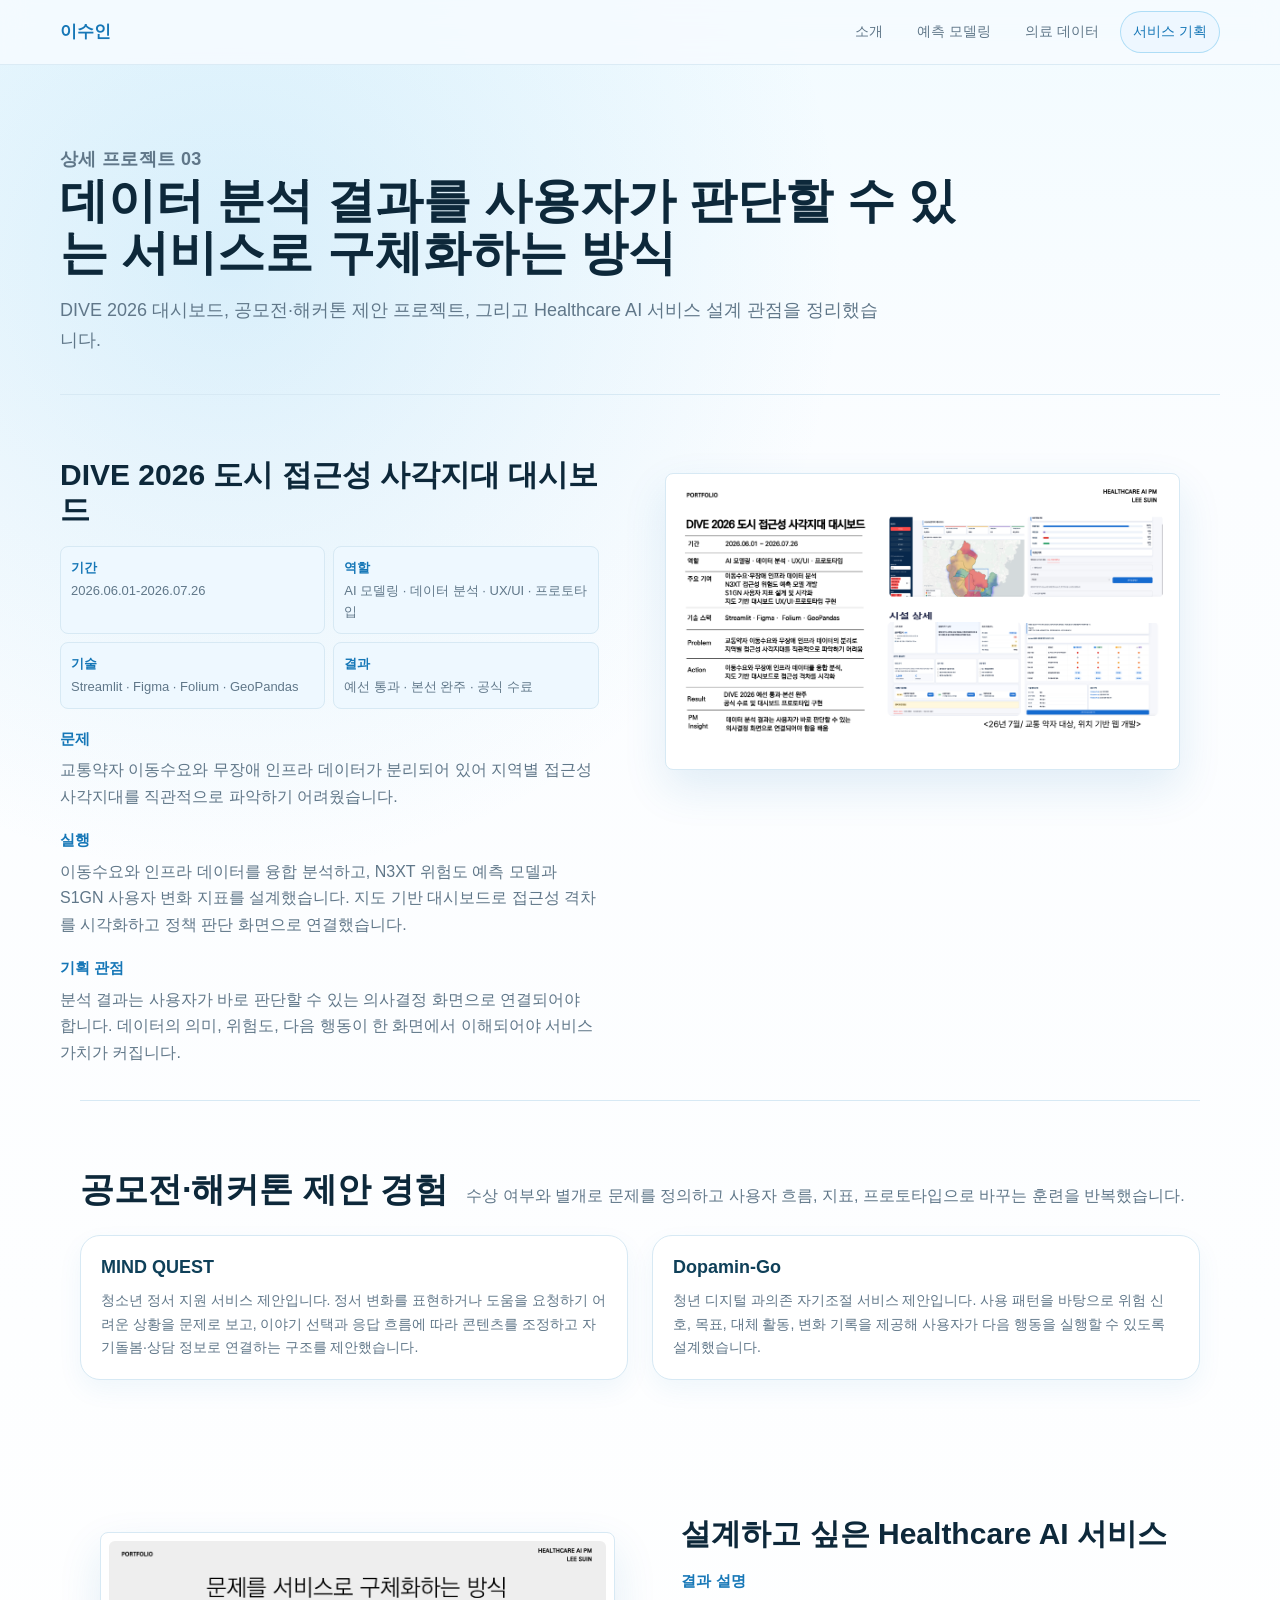
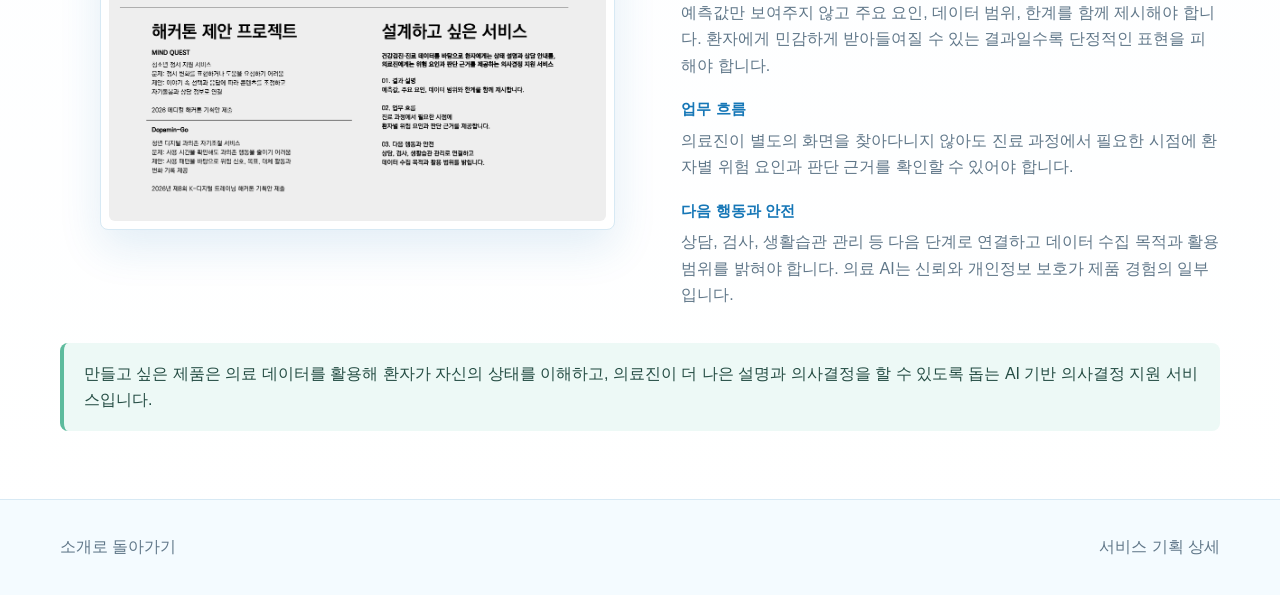
<file: product.html>
<!doctype html>
<html lang="ko">
  <head>
    <meta charset="utf-8">
    <meta name="viewport" content="width=device-width, initial-scale=1">
    <title>서비스 기획 | 이수인 포트폴리오</title>
    <link rel="stylesheet" href="styles.css">
  </head>
  <body>
    <header class="site-header">
      <nav class="nav" aria-label="주요 메뉴">
        <a class="brand" href="index.html">이수인<span>헬스케어 AI PM</span></a>
        <div class="nav-links">
          <a href="index.html">소개</a>
          <a href="modeling.html">예측 모델링</a>
          <a href="medical-ai.html">의료 데이터</a>
          <a class="active" href="product.html">서비스 기획</a>
        </div>
      </nav>
    </header>

    <main>
      <section class="page-hero">
        <p class="eyebrow">상세 프로젝트 03</p>
        <h1>데이터 분석 결과를 사용자가 판단할 수 있는 서비스로 구체화하는 방식</h1>
        <p>
          DIVE 2026 대시보드, 공모전·해커톤 제안 프로젝트, 그리고 Healthcare AI 서비스 설계 관점을 정리했습니다.
        </p>
      </section>

      <section class="case-layout">
        <article class="case-block">
          <div class="case-text">
            <h2>DIVE 2026 도시 접근성 사각지대 대시보드</h2>
            <div class="case-meta">
              <div><strong>기간</strong>2026.06.01-2026.07.26</div>
              <div><strong>역할</strong>AI 모델링 · 데이터 분석 · UX/UI · 프로토타입</div>
              <div><strong>기술</strong>Streamlit · Figma · Folium · GeoPandas</div>
              <div><strong>결과</strong>예선 통과 · 본선 완주 · 공식 수료</div>
            </div>
            <h3>문제</h3>
            <p>
              교통약자 이동수요와 무장애 인프라 데이터가 분리되어 있어
              지역별 접근성 사각지대를 직관적으로 파악하기 어려웠습니다.
            </p>
            <h3>실행</h3>
            <p>
              이동수요와 인프라 데이터를 융합 분석하고, N3XT 위험도 예측 모델과 S1GN 사용자 변화 지표를 설계했습니다.
              지도 기반 대시보드로 접근성 격차를 시각화하고 정책 판단 화면으로 연결했습니다.
            </p>
            <h3>기획 관점</h3>
            <p>
              분석 결과는 사용자가 바로 판단할 수 있는 의사결정 화면으로 연결되어야 합니다.
              데이터의 의미, 위험도, 다음 행동이 한 화면에서 이해되어야 서비스 가치가 커집니다.
            </p>
          </div>
          <figure class="visual-frame">
            <img src="assets/dive.png" alt="DIVE 2026 도시 접근성 사각지대 대시보드 슬라이드">
          </figure>
        </article>

        <section class="section" aria-labelledby="proposal-title">
          <div class="section-title">
            <h2 id="proposal-title">공모전·해커톤 제안 경험</h2>
            <p>
              수상 여부와 별개로 문제를 정의하고 사용자 흐름, 지표, 프로토타입으로 바꾸는 훈련을 반복했습니다.
            </p>
          </div>
          <div class="two-col">
            <article class="evidence-card">
              <h3>MIND QUEST</h3>
              <p>
                청소년 정서 지원 서비스 제안입니다. 정서 변화를 표현하거나 도움을 요청하기 어려운 상황을 문제로 보고,
                이야기 선택과 응답 흐름에 따라 콘텐츠를 조정하고 자기돌봄·상담 정보로 연결하는 구조를 제안했습니다.
              </p>
            </article>
            <article class="evidence-card">
              <h3>Dopamin-Go</h3>
              <p>
                청년 디지털 과의존 자기조절 서비스 제안입니다. 사용 패턴을 바탕으로 위험 신호, 목표,
                대체 활동, 변화 기록을 제공해 사용자가 다음 행동을 실행할 수 있도록 설계했습니다.
              </p>
            </article>
          </div>
        </section>

        <article class="case-block reverse">
          <figure class="visual-frame">
            <img src="assets/product-thinking.png" alt="문제를 서비스로 구체화하는 방식 슬라이드">
          </figure>
          <div class="case-text">
            <h2>설계하고 싶은 Healthcare AI 서비스</h2>
            <h3>결과 설명</h3>
            <p>
              예측값만 보여주지 않고 주요 요인, 데이터 범위, 한계를 함께 제시해야 합니다.
              환자에게 민감하게 받아들여질 수 있는 결과일수록 단정적인 표현을 피해야 합니다.
            </p>
            <h3>업무 흐름</h3>
            <p>
              의료진이 별도의 화면을 찾아다니지 않아도 진료 과정에서 필요한 시점에
              환자별 위험 요인과 판단 근거를 확인할 수 있어야 합니다.
            </p>
            <h3>다음 행동과 안전</h3>
            <p>
              상담, 검사, 생활습관 관리 등 다음 단계로 연결하고 데이터 수집 목적과 활용 범위를 밝혀야 합니다.
              의료 AI는 신뢰와 개인정보 보호가 제품 경험의 일부입니다.
            </p>
          </div>
        </article>

        <div class="insight-band">
          <p>
            만들고 싶은 제품은 의료 데이터를 활용해 환자가 자신의 상태를 이해하고,
            의료진이 더 나은 설명과 의사결정을 할 수 있도록 돕는 AI 기반 의사결정 지원 서비스입니다.
          </p>
        </div>
      </section>
    </main>

    <footer class="footer">
      <div class="footer-inner">
        <span><a href="index.html">소개로 돌아가기</a></span>
        <span>서비스 기획 상세</span>
      </div>
    </footer>
  </body>
</html>
</file>
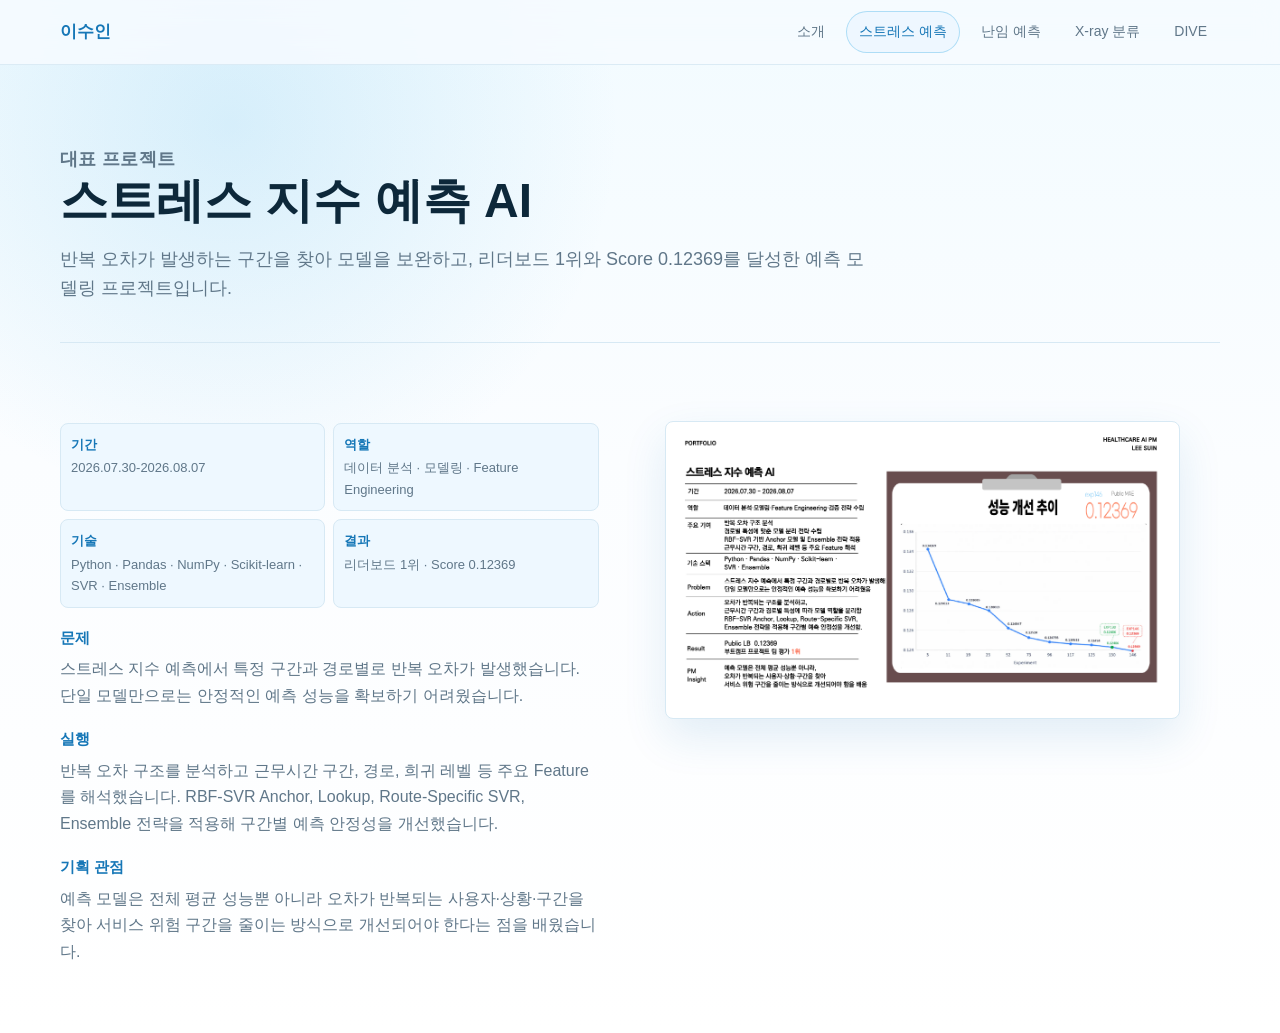
<file: stress.html>
<!doctype html>
<html lang="ko">
  <head>
    <meta charset="utf-8">
    <meta name="viewport" content="width=device-width, initial-scale=1">
    <title>스트레스 지수 예측 AI | 이수인 포트폴리오</title>
    <link rel="stylesheet" href="styles.css">
  </head>
  <body>
    <header class="site-header">
      <nav class="nav" aria-label="주요 메뉴">
        <a class="brand" href="index.html">이수인<span>헬스케어 AI PM</span></a>
        <div class="nav-links">
          <a href="index.html">소개</a>
          <a class="active" href="stress.html">스트레스 예측</a>
          <a href="infertility.html">난임 예측</a>
          <a href="xray.html">X-ray 분류</a>
          <a href="dive.html">DIVE</a>
        </div>
      </nav>
    </header>

    <main>
      <section class="page-hero">
        <p class="eyebrow">대표 프로젝트</p>
        <h1>스트레스 지수 예측 AI</h1>
        <p>
          반복 오차가 발생하는 구간을 찾아 모델을 보완하고, 리더보드 1위와 Score 0.12369를 달성한 예측 모델링 프로젝트입니다.
        </p>
      </section>

      <section class="case-layout">
        <article class="case-block">
          <div class="case-text">
            <div class="case-meta">
              <div><strong>기간</strong>2026.07.30-2026.08.07</div>
              <div><strong>역할</strong>데이터 분석 · 모델링 · Feature Engineering</div>
              <div><strong>기술</strong>Python · Pandas · NumPy · Scikit-learn · SVR · Ensemble</div>
              <div><strong>결과</strong>리더보드 1위 · Score 0.12369</div>
            </div>
            <h3>문제</h3>
            <p>
              스트레스 지수 예측에서 특정 구간과 경로별로 반복 오차가 발생했습니다.
              단일 모델만으로는 안정적인 예측 성능을 확보하기 어려웠습니다.
            </p>
            <h3>실행</h3>
            <p>
              반복 오차 구조를 분석하고 근무시간 구간, 경로, 희귀 레벨 등 주요 Feature를 해석했습니다.
              RBF-SVR Anchor, Lookup, Route-Specific SVR, Ensemble 전략을 적용해 구간별 예측 안정성을 개선했습니다.
            </p>
            <h3>기획 관점</h3>
            <p>
              예측 모델은 전체 평균 성능뿐 아니라 오차가 반복되는 사용자·상황·구간을 찾아
              서비스 위험 구간을 줄이는 방식으로 개선되어야 한다는 점을 배웠습니다.
            </p>
          </div>
          <figure class="visual-frame">
            <img src="assets/stress.png" alt="스트레스 지수 예측 성능 개선 추이 슬라이드">
          </figure>
        </article>
      </section>
    </main>
  </body>
</html>
</file>
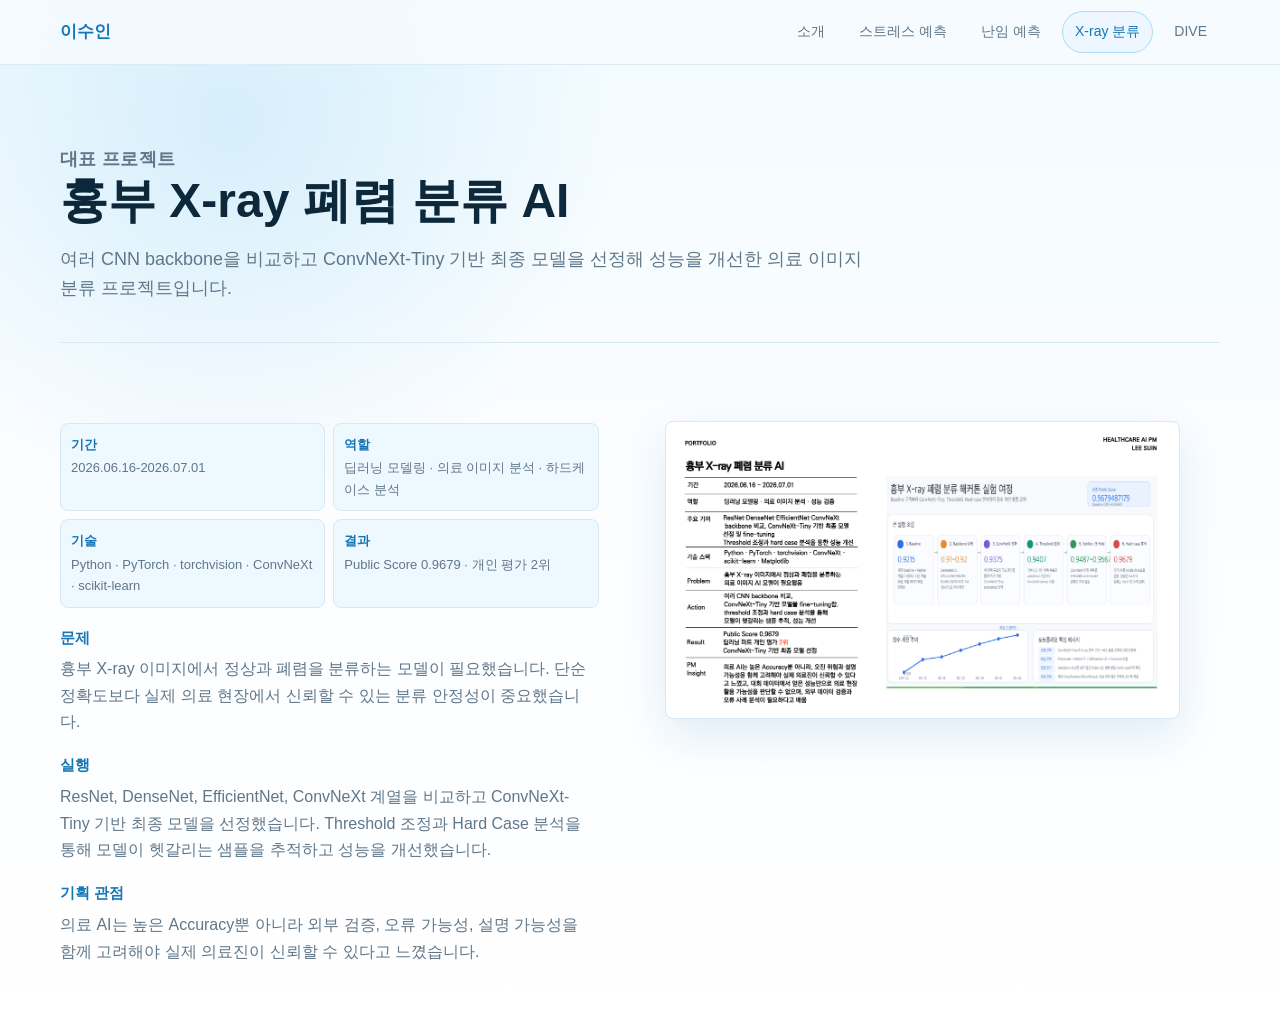
<file: xray.html>
<!doctype html>
<html lang="ko">
  <head>
    <meta charset="utf-8">
    <meta name="viewport" content="width=device-width, initial-scale=1">
    <title>흉부 X-ray 폐렴 분류 AI | 이수인 포트폴리오</title>
    <link rel="stylesheet" href="styles.css">
  </head>
  <body>
    <header class="site-header">
      <nav class="nav" aria-label="주요 메뉴">
        <a class="brand" href="index.html">이수인<span>헬스케어 AI PM</span></a>
        <div class="nav-links">
          <a href="index.html">소개</a>
          <a href="stress.html">스트레스 예측</a>
          <a href="infertility.html">난임 예측</a>
          <a class="active" href="xray.html">X-ray 분류</a>
          <a href="dive.html">DIVE</a>
        </div>
      </nav>
    </header>

    <main>
      <section class="page-hero">
        <p class="eyebrow">대표 프로젝트</p>
        <h1>흉부 X-ray 폐렴 분류 AI</h1>
        <p>
          여러 CNN backbone을 비교하고 ConvNeXt-Tiny 기반 최종 모델을 선정해 성능을 개선한 의료 이미지 분류 프로젝트입니다.
        </p>
      </section>

      <section class="case-layout">
        <article class="case-block">
          <div class="case-text">
            <div class="case-meta">
              <div><strong>기간</strong>2026.06.16-2026.07.01</div>
              <div><strong>역할</strong>딥러닝 모델링 · 의료 이미지 분석 · 하드케이스 분석</div>
              <div><strong>기술</strong>Python · PyTorch · torchvision · ConvNeXt · scikit-learn</div>
              <div><strong>결과</strong>Public Score 0.9679 · 개인 평가 2위</div>
            </div>
            <h3>문제</h3>
            <p>
              흉부 X-ray 이미지에서 정상과 폐렴을 분류하는 모델이 필요했습니다.
              단순 정확도보다 실제 의료 현장에서 신뢰할 수 있는 분류 안정성이 중요했습니다.
            </p>
            <h3>실행</h3>
            <p>
              ResNet, DenseNet, EfficientNet, ConvNeXt 계열을 비교하고 ConvNeXt-Tiny 기반 최종 모델을 선정했습니다.
              Threshold 조정과 Hard Case 분석을 통해 모델이 헷갈리는 샘플을 추적하고 성능을 개선했습니다.
            </p>
            <h3>기획 관점</h3>
            <p>
              의료 AI는 높은 Accuracy뿐 아니라 외부 검증, 오류 가능성, 설명 가능성을 함께 고려해야
              실제 의료진이 신뢰할 수 있다고 느꼈습니다.
            </p>
          </div>
          <figure class="visual-frame">
            <img src="assets/xray.png" alt="흉부 X-ray 폐렴 분류 실험 여정 슬라이드">
          </figure>
        </article>
      </section>
    </main>
  </body>
</html>
</file>
<file: styles.css>
:root {
  --ink: #123042;
  --muted: #607789;
  --line: #d7e9f4;
  --soft: #eef8ff;
  --soft-strong: #dff3ff;
  --panel: #ffffff;
  --sky: #4db3e8;
  --blue: #1677b7;
  --teal: #2c9bb3;
  --mint: #5dbb9d;
  --coral: #e57863;
  --amber: #c99a36;
  --shadow: 0 18px 44px rgba(22, 119, 183, 0.12);
  --max: 1160px;
}

* {
  box-sizing: border-box;
}

body {
  margin: 0;
  font-family: "Apple SD Gothic Neo", "Noto Sans KR", Inter, Arial, sans-serif;
  color: var(--ink);
  background:
    radial-gradient(circle at 18% 12%, rgba(77, 179, 232, 0.18), transparent 28%),
    linear-gradient(180deg, #f2fbff 0, #fbfdff 460px, #ffffff 100%);
  line-height: 1.65;
}

a {
  color: inherit;
  text-decoration: none;
}

img {
  display: block;
  max-width: 100%;
}

.site-header {
  position: sticky;
  top: 0;
  z-index: 20;
  border-bottom: 1px solid rgba(215, 233, 244, 0.9);
  background: rgba(246, 251, 255, 0.86);
  backdrop-filter: blur(12px);
}

.nav {
  width: min(var(--max), calc(100% - 40px));
  margin: 0 auto;
  min-height: 64px;
  display: flex;
  align-items: center;
  justify-content: space-between;
  gap: 24px;
}

.brand {
  font-weight: 800;
  letter-spacing: 0;
  color: var(--blue);
  font-size: 17px;
}

.brand span {
  display: block;
  font-size: 12px;
  color: var(--mint);
  font-weight: 700;
  margin-top: -5px;
}

.nav-links {
  display: flex;
  gap: 8px;
  align-items: center;
  font-size: 14px;
  color: var(--muted);
}

.nav-links a {
  padding: 8px 12px;
  border: 1px solid transparent;
  border-radius: 999px;
}

.nav-links a:hover,
.nav-links .active {
  color: var(--blue);
  border-color: rgba(77, 179, 232, 0.4);
  background: rgba(238, 248, 255, 0.9);
}

.hero {
  width: min(var(--max), calc(100% - 40px));
  margin: 0 auto;
  padding: 12px 0 24px;
  display: grid;
  grid-template-columns: 1.05fr 0.95fr;
  gap: 46px;
  align-items: center;
}

.hero-content {
  position: relative;
}

.eyebrow {
  font-size: 13px;
  font-weight: 800;
  color: var(--blue);
  letter-spacing: 0.02em;
  margin: 0 0 14px;
}

h1 {
  margin: 0;
  font-size: 58px;
  line-height: 1.08;
  letter-spacing: 0;
  color: #0d283a;
}

.hero-copy {
  margin: 22px 0 0;
  font-size: 19px;
  color: #385568;
  max-width: none;
}

.hero-tags {
  display: flex;
  flex-wrap: wrap;
  gap: 8px;
  margin-top: 24px;
}

.hero-tags span {
  border: 1px solid var(--line);
  border-radius: 999px;
  padding: 7px 12px;
  background: rgba(255, 255, 255, 0.72);
  color: #27556e;
  font-size: 13px;
  font-weight: 800;
}

.hero-actions {
  display: flex;
  gap: 12px;
  flex-wrap: wrap;
  margin-top: 30px;
}

.button {
  display: inline-flex;
  align-items: center;
  justify-content: center;
  min-height: 44px;
  padding: 0 18px;
  border: 1px solid var(--blue);
  border-radius: 8px;
  font-size: 14px;
  font-weight: 800;
  background: var(--blue);
  color: #fff;
  box-shadow: 0 10px 24px rgba(22, 119, 183, 0.16);
}

.button.secondary {
  background: #fff;
  color: var(--blue);
  box-shadow: none;
}

.hero-visual {
  background: var(--panel);
  border: 1px solid var(--line);
  border-radius: 28px;
  box-shadow: var(--shadow);
  padding: 12px;
}

.hero-visual img {
  width: 100%;
  aspect-ratio: 16 / 9;
  object-fit: cover;
  border-radius: 20px;
}

.profile-visual {
  width: min(410px, 100%);
  justify-self: center;
  padding: 16px;
  background:
    linear-gradient(180deg, #ffffff 0%, #eff9ff 100%);
}

.profile-visual img {
  aspect-ratio: 4 / 5;
  object-fit: cover;
  object-position: center top;
  background: #eef8ff;
}

.profile-visual figcaption {
  display: grid;
  gap: 2px;
  padding: 14px 8px 4px;
  color: #0d283a;
}

.profile-visual figcaption strong {
  font-size: 18px;
  line-height: 1.2;
}

.profile-visual figcaption span {
  font-size: 13px;
  color: var(--muted);
}

.quick-profile {
  width: min(var(--max), calc(100% - 40px));
  margin: 0 auto 34px;
  display: grid;
  grid-template-columns: repeat(4, 1fr);
  gap: 10px;
}

.quick-profile a {
  display: grid;
  gap: 2px;
  min-height: 88px;
  padding: 16px;
  border: 1px solid var(--line);
  border-radius: 18px;
  background: rgba(255, 255, 255, 0.76);
  box-shadow: 0 14px 30px rgba(22, 119, 183, 0.07);
}

.quick-profile strong {
  color: var(--sky);
  font-size: 14px;
}

.quick-profile span {
  color: #0d283a;
  font-weight: 900;
}

.section {
  width: min(var(--max), calc(100% - 40px));
  margin: 0 auto;
  padding: 68px 0;
  border-top: 1px solid var(--line);
}

.section-title {
  display: flex;
  align-items: baseline;
  gap: 18px;
  margin-bottom: 26px;
}

.section-title h2 {
  margin: 0;
  flex: 0 0 auto;
  font-size: 34px;
  line-height: 1.18;
  letter-spacing: 0;
  color: #0d283a;
}

.section-title p {
  margin: 0;
  color: var(--muted);
  font-size: 16px;
}

.metric-grid {
  display: grid;
  grid-template-columns: repeat(4, 1fr);
  gap: 12px;
}

.metric {
  border: 1px solid var(--line);
  background:
    linear-gradient(180deg, #ffffff 0%, #f7fcff 100%);
  border-radius: 22px;
  padding: 18px;
  min-height: 118px;
  border-top: 0;
  box-shadow: 0 12px 26px rgba(22, 119, 183, 0.07);
}

.metric strong {
  display: block;
  font-size: 28px;
  line-height: 1.1;
  color: var(--blue);
  margin-bottom: 8px;
}

.metric span {
  color: var(--muted);
  font-size: 14px;
}

.two-col {
  display: grid;
  grid-template-columns: 1fr 1fr;
  gap: 24px;
}

.competency-grid {
  display: grid;
  grid-template-columns: repeat(4, 1fr);
  gap: 14px;
}

.competency,
.project-card,
.text-panel,
.evidence-card,
.learning-card {
  border: 1px solid var(--line);
  background: var(--panel);
  border-radius: 20px;
  padding: 20px;
  box-shadow: 0 10px 26px rgba(22, 119, 183, 0.06);
}

.competency h3,
.project-card h3,
.text-panel h3,
.evidence-card h3,
.learning-card h3 {
  margin: 0 0 10px;
  font-size: 18px;
  line-height: 1.28;
  color: #0f4059;
}

.competency p,
.project-card p,
.text-panel p,
.evidence-card p,
.learning-card p {
  margin: 0;
  color: var(--muted);
  font-size: 14px;
}

.project-grid {
  display: grid;
  grid-template-columns: repeat(3, minmax(0, 1fr));
  gap: 16px;
}

.project-card {
  display: flex;
  flex-direction: column;
  gap: 14px;
  min-height: 270px;
  border-top: 0;
  position: relative;
  overflow: hidden;
}

.project-card::before {
  content: "";
  height: 5px;
  position: absolute;
  inset: 0 0 auto;
  background: linear-gradient(90deg, var(--sky), var(--mint));
}

.tag-row {
  display: flex;
  flex-wrap: wrap;
  gap: 6px;
}

.tag {
  border: 1px solid var(--line);
  border-radius: 999px;
  padding: 4px 8px;
  font-size: 12px;
  color: #316078;
  background: #f2fbff;
}

.project-card .result {
  color: var(--blue);
  font-weight: 800;
}

.project-card a {
  margin-top: auto;
  color: var(--blue);
  font-weight: 800;
}

.learning-grid {
  display: grid;
  grid-template-columns: repeat(3, 1fr);
  gap: 16px;
}

.learning-card {
  min-height: 190px;
  background:
    linear-gradient(180deg, #ffffff 0%, #f2fbff 100%);
}

.learning-card span {
  display: inline-grid;
  place-items: center;
  width: 34px;
  height: 34px;
  margin-bottom: 18px;
  border-radius: 50%;
  background: var(--soft-strong);
  color: var(--blue);
  font-weight: 900;
  font-size: 13px;
}

.learning-link {
  display: inline-flex;
  align-items: center;
  justify-content: center;
  min-height: 44px;
  margin-top: 18px;
  padding: 0 18px;
  border: 1px solid var(--blue);
  border-radius: 999px;
  background: var(--blue);
  color: #fff;
  font-size: 14px;
  font-weight: 900;
  box-shadow: 0 12px 24px rgba(22, 119, 183, 0.14);
}

.learning-link:hover {
  background: #0f659e;
  border-color: #0f659e;
}

.timeline {
  display: grid;
  gap: 10px;
}

.timeline-item {
  display: grid;
  grid-template-columns: 150px 1fr;
  gap: 18px;
  padding: 18px 20px;
  border: 1px solid var(--line);
  border-radius: 18px;
  background: rgba(255, 255, 255, 0.72);
}

.timeline-item:first-child {
  border-top: 1px solid var(--line);
}

.timeline-item time {
  color: var(--blue);
  font-weight: 800;
  font-size: 14px;
}

.timeline-item h3 {
  margin: 0 0 4px;
  font-size: 18px;
}

.timeline-item p {
  margin: 0;
  color: var(--muted);
}

.page-hero {
  width: min(var(--max), calc(100% - 40px));
  margin: 0 auto;
  padding: 62px 0 38px;
  border-bottom: 1px solid var(--line);
}

.page-hero h1 {
  font-size: 48px;
  max-width: 900px;
}

.page-hero p {
  max-width: 820px;
  margin: 18px 0 0;
  color: var(--muted);
  font-size: 18px;
}

.case-layout {
  width: min(var(--max), calc(100% - 40px));
  margin: 0 auto;
  padding: 28px 0 68px;
  display: grid;
  gap: 34px;
}

.case-block {
  display: grid;
  grid-template-columns: 0.95fr 1.05fr;
  gap: 26px;
  align-items: start;
  border-top: 0;
  padding-top: 34px;
}

.case-block.reverse {
  grid-template-columns: 1.05fr 0.95fr;
}

.case-meta {
  display: grid;
  grid-template-columns: repeat(2, 1fr);
  gap: 8px;
  margin: 18px 0;
}

.case-meta div {
  background: var(--soft);
  border: 1px solid var(--line);
  border-radius: 8px;
  padding: 10px;
  font-size: 13px;
  color: var(--muted);
}

.case-meta strong {
  display: block;
  color: var(--blue);
  margin-bottom: 2px;
}

.case-text h2 {
  margin: 0 0 12px;
  font-size: 30px;
  line-height: 1.18;
  color: #0d283a;
}

.case-text h3 {
  margin: 18px 0 6px;
  font-size: 15px;
  color: var(--blue);
}

.case-text p {
  margin: 0;
  color: var(--muted);
}

.visual-frame {
  border: 1px solid var(--line);
  background: #fff;
  border-radius: 8px;
  box-shadow: var(--shadow);
  padding: 8px;
}

.visual-frame img {
  width: 100%;
  aspect-ratio: 16 / 9;
  object-fit: cover;
  border-radius: 6px;
}

.project-shot-list {
  display: grid;
  gap: 14px;
}

.project-shot-list .visual-frame {
  margin: 0;
}

.visual-frame a {
  display: block;
}

.visual-frame figcaption {
  padding: 8px 4px 2px;
  color: var(--muted);
  font-size: 13px;
}

.insight-band {
  border-left: 4px solid var(--mint);
  border-radius: 8px;
  background: #edf9f6;
  padding: 18px 20px;
}

.insight-band p {
  margin: 0;
  color: #254d44;
}

.footer {
  border-top: 1px solid var(--line);
  padding: 34px 0;
  color: var(--muted);
  background: #f4fbff;
}

.footer-inner {
  width: min(var(--max), calc(100% - 40px));
  margin: 0 auto;
  display: flex;
  justify-content: space-between;
  gap: 20px;
  flex-wrap: wrap;
}

@media (max-width: 920px) {
  .hero,
  .case-block,
  .case-block.reverse,
  .two-col {
    grid-template-columns: 1fr;
  }

  .hero {
    padding-top: 24px;
  }

  .profile-visual {
    justify-self: start;
  }

  .quick-profile,
  .learning-grid,
  .metric-grid,
  .competency-grid,
  .project-grid {
    grid-template-columns: repeat(2, 1fr);
  }

  h1,
  .page-hero h1 {
    font-size: 40px;
  }

  .case-block.reverse .visual-frame {
    order: 2;
  }
}

@media (max-width: 640px) {
  .nav {
    align-items: flex-start;
    flex-direction: column;
    padding: 14px 0;
    width: min(var(--max), calc(100% - 28px));
  }

  .nav-links {
    gap: 12px;
    flex-wrap: wrap;
    font-size: 13px;
  }

  .hero {
    padding-top: 20px;
    width: min(var(--max), calc(100% - 28px));
    gap: 26px;
  }

  h1,
  .page-hero h1 {
    font-size: 32px;
  }

  .hero-copy,
  .page-hero p {
    font-size: 16px;
  }

  .section,
  .page-hero,
  .case-layout,
  .footer-inner {
    width: min(var(--max), calc(100% - 28px));
  }

  .section-title {
    display: block;
  }

  .section-title p {
    margin-top: 8px;
  }

  .quick-profile,
  .learning-grid,
  .metric-grid,
  .competency-grid,
  .project-grid,
  .case-meta {
    grid-template-columns: 1fr;
  }

  .quick-profile {
    width: min(var(--max), calc(100% - 28px));
    margin-bottom: 18px;
  }

  .button {
    width: 100%;
  }

  .timeline-item {
    grid-template-columns: 1fr;
  }

  .profile-visual {
    width: 100%;
  }
}
.brand span {
  display: none;
}
@media (min-width: 921px) and (max-height: 800px) {
  .profile-visual {
    width: min(330px, 100%);
  }
}
@media (min-width: 921px) {
  .hero {
    grid-template-columns: repeat(4, minmax(0, 1fr));
    gap: 10px;
  }
  .hero-content {
    grid-column: 1 / 4;
    padding-right: 32px;
  }
  .hero .profile-visual {
    grid-column: 4;
    width: 100%;
    margin: 0;
  }
}
.profile-visual figcaption {
  text-align: center;
}
@media (min-width: 921px) {
  .hero-content {
    padding-right: 72px;
  }
  .hero .profile-visual {
    width: calc(100% + 40px);
    justify-self: end;
  }
}
</file>
